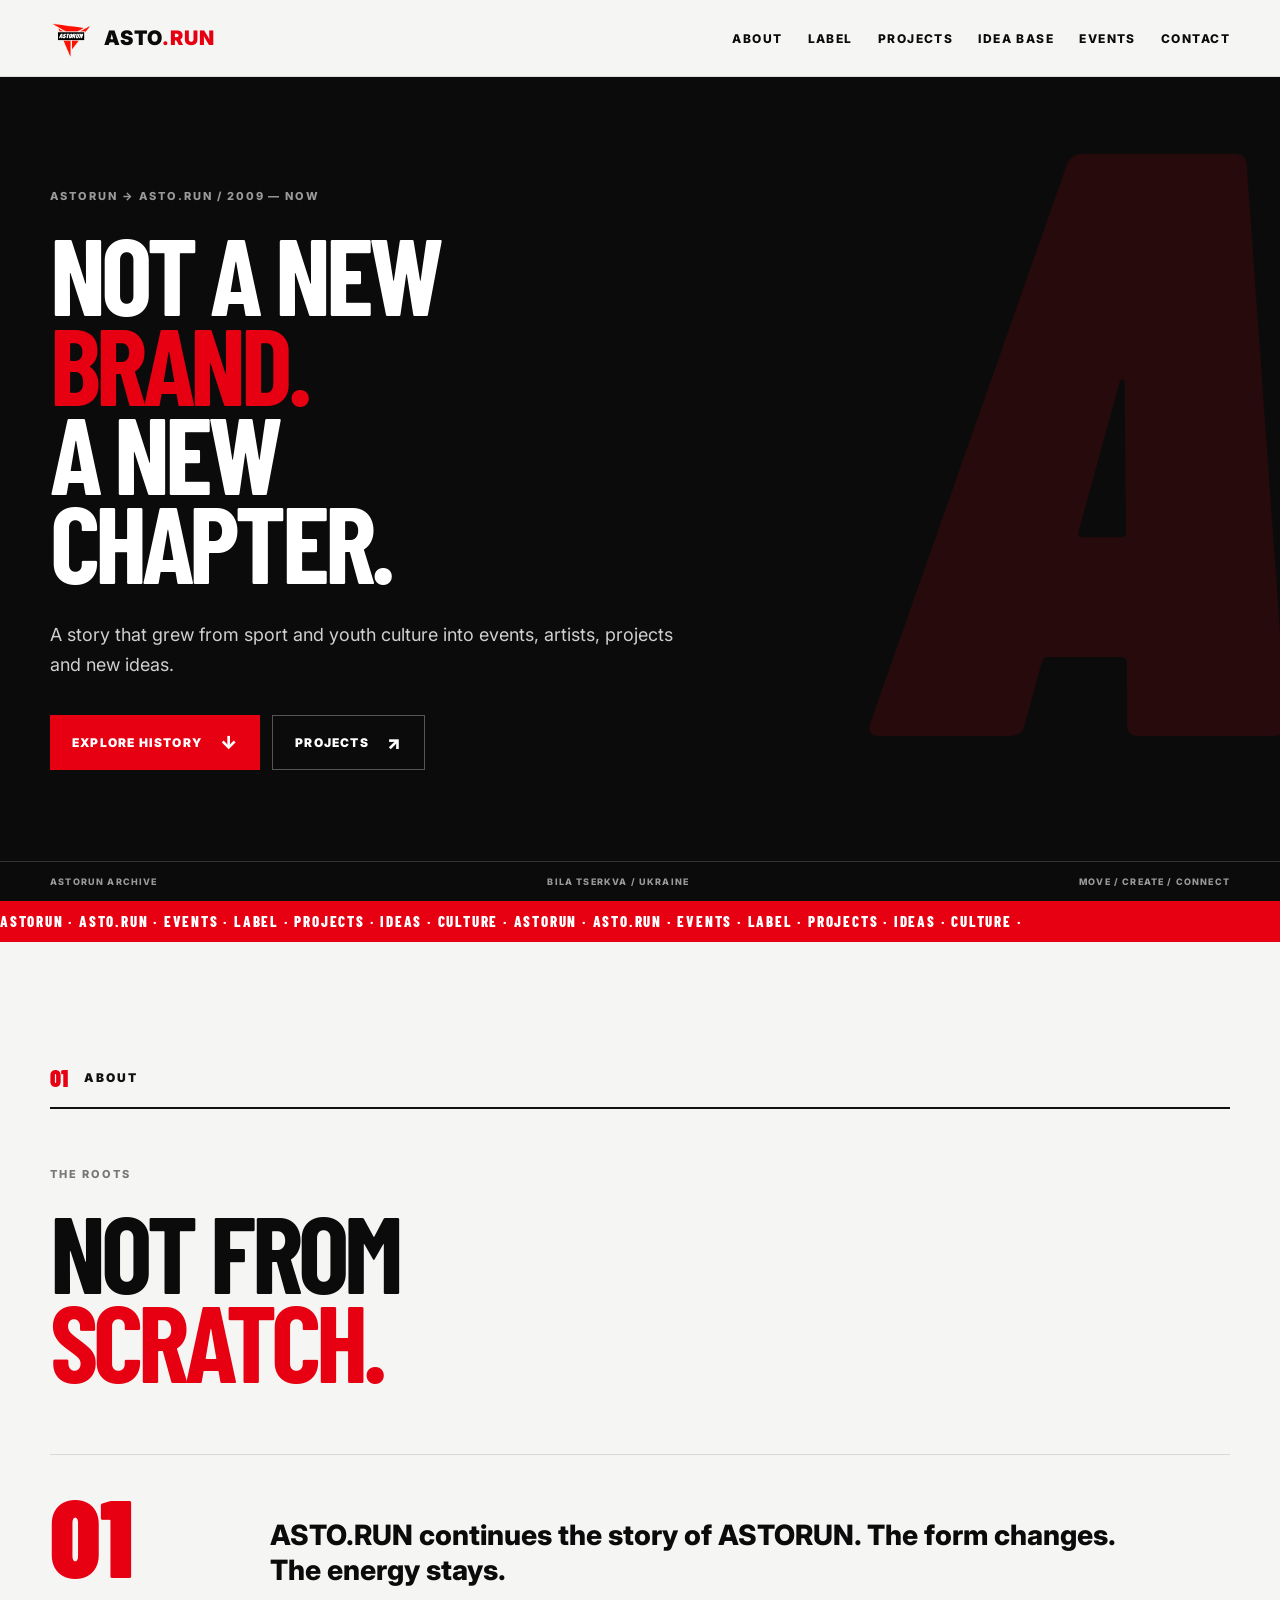
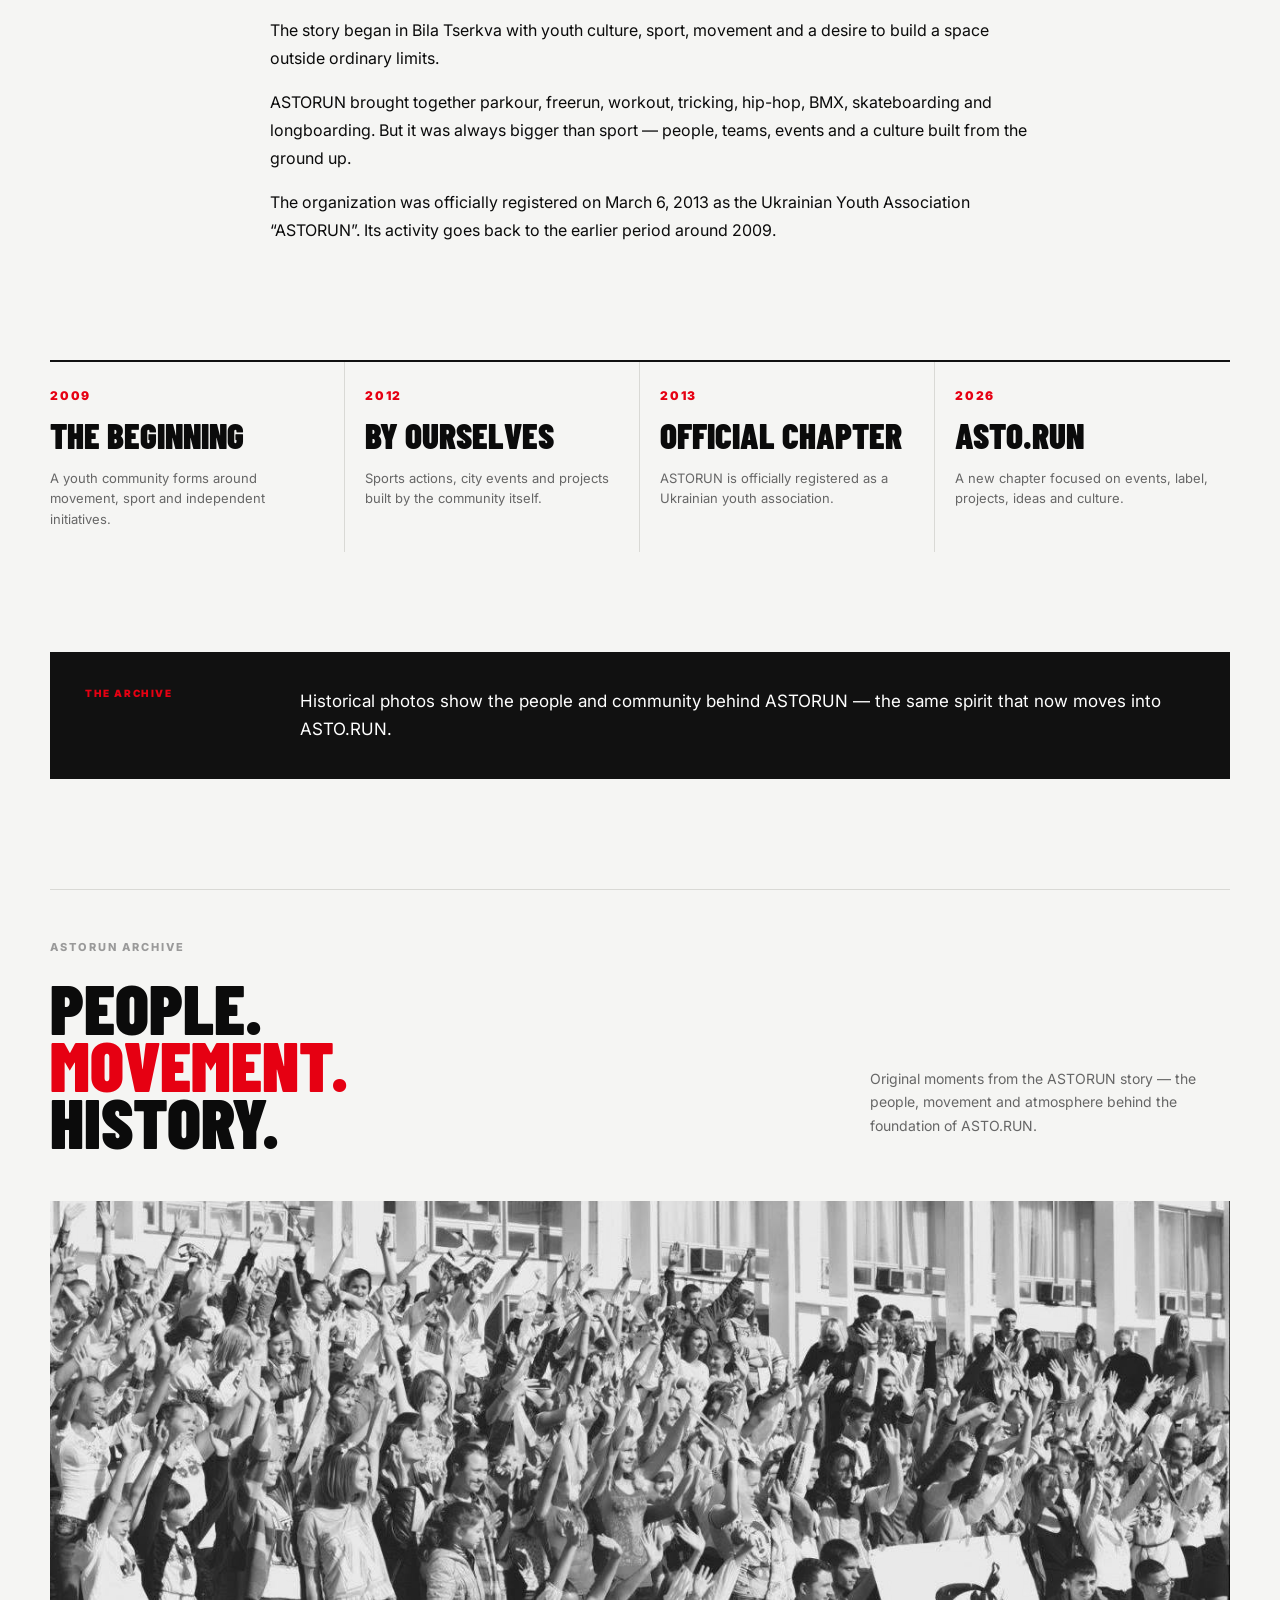
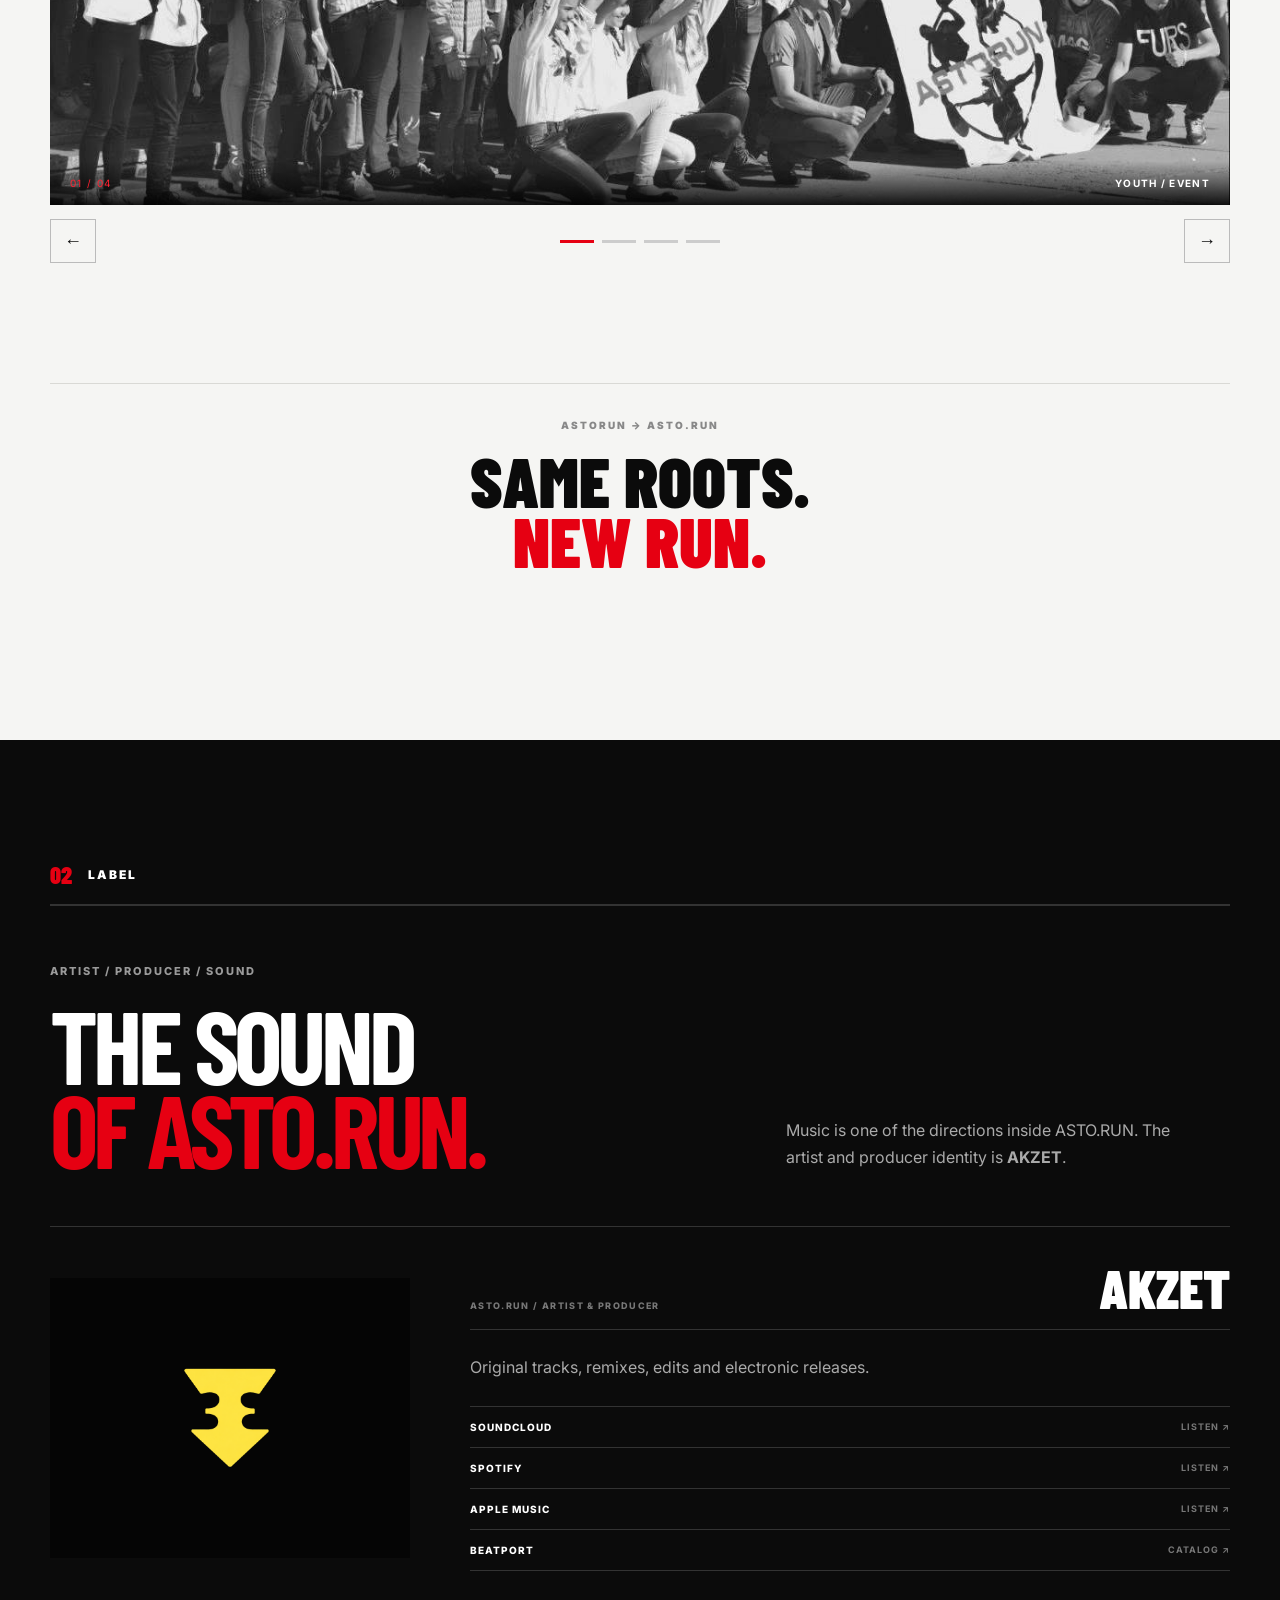
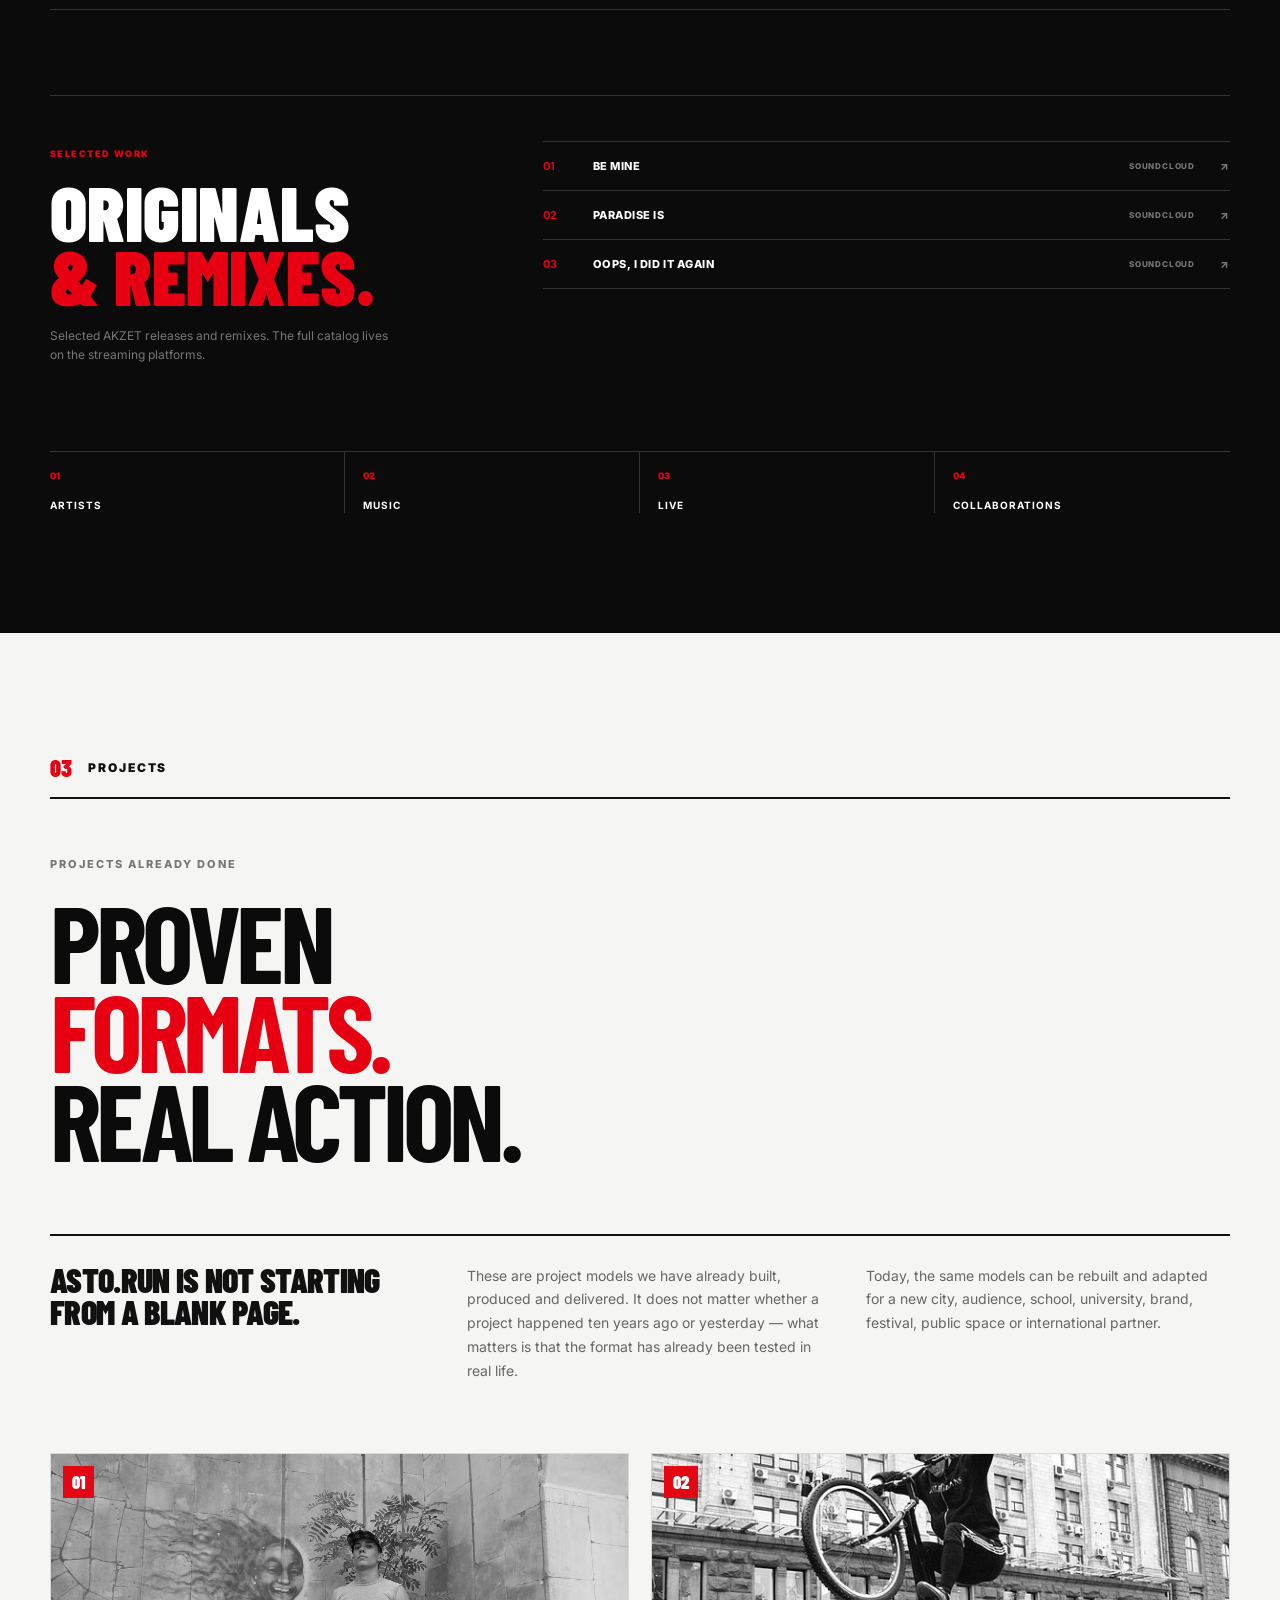
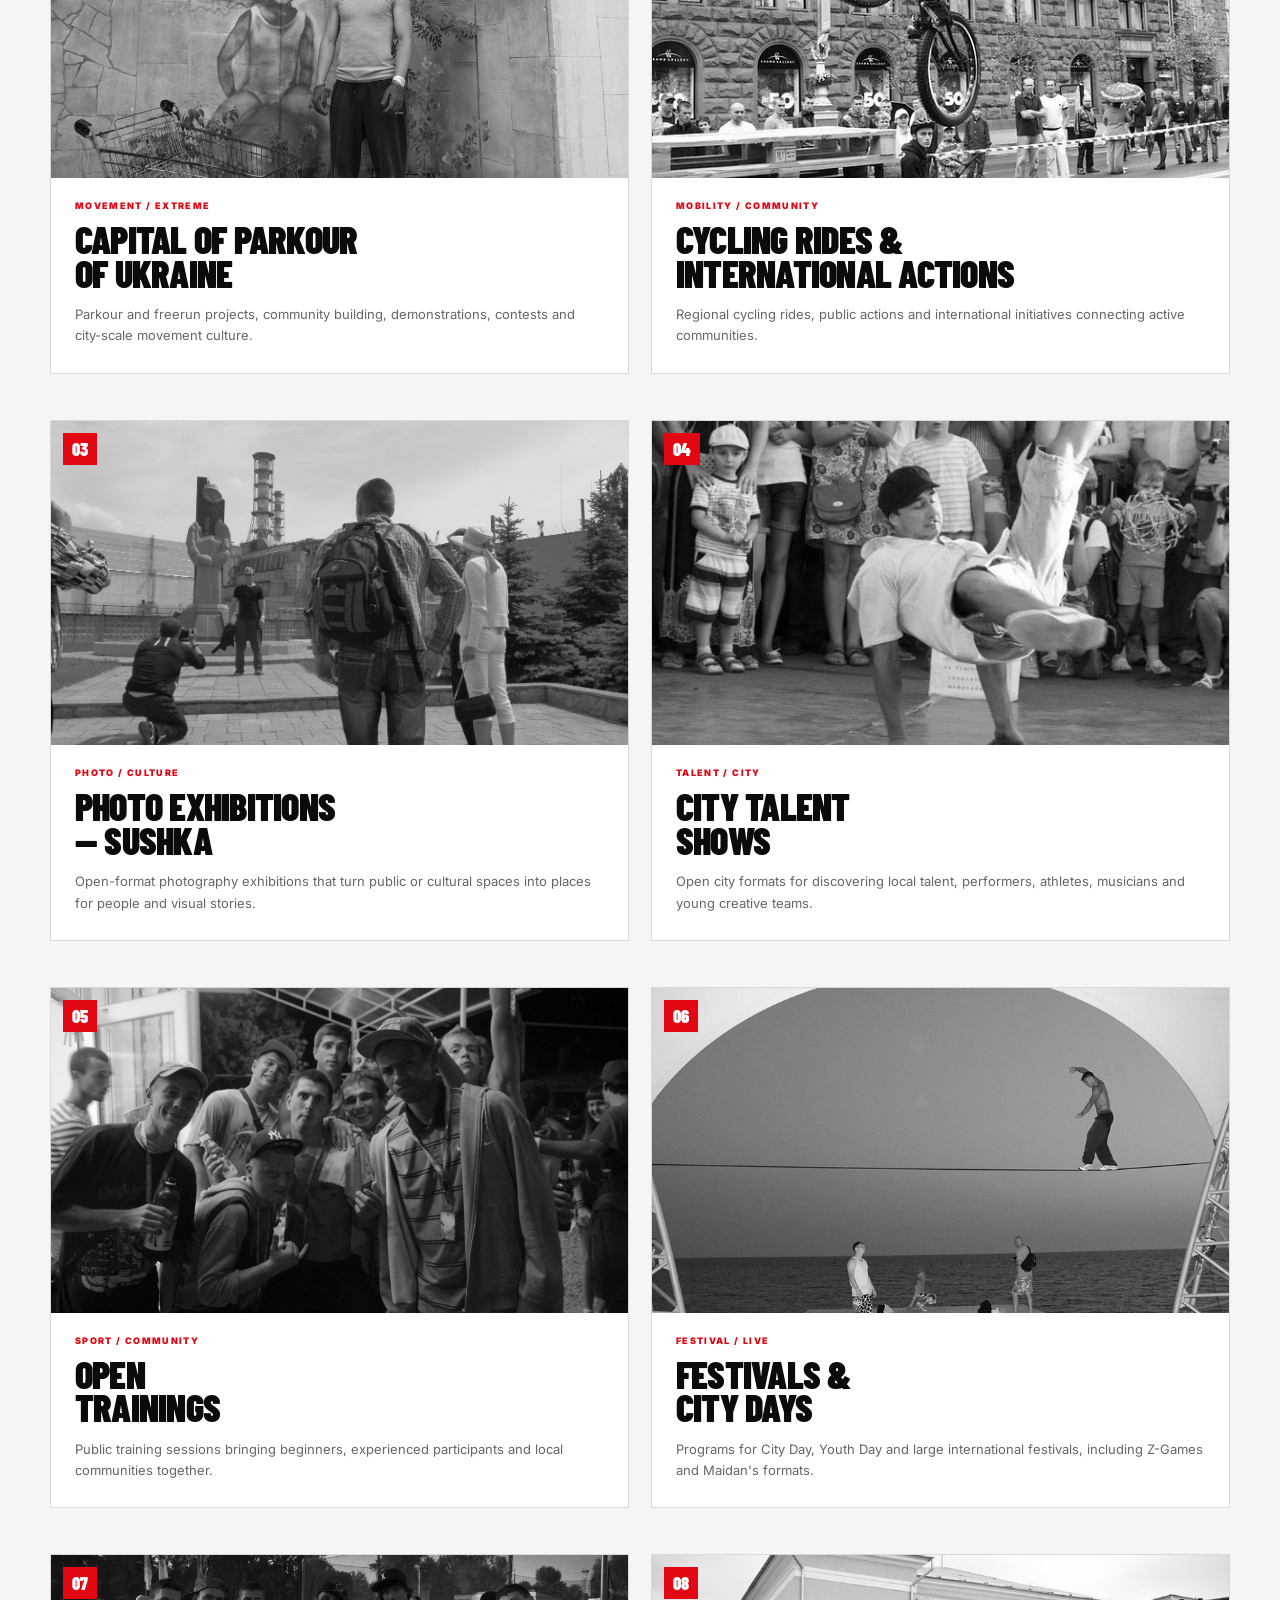
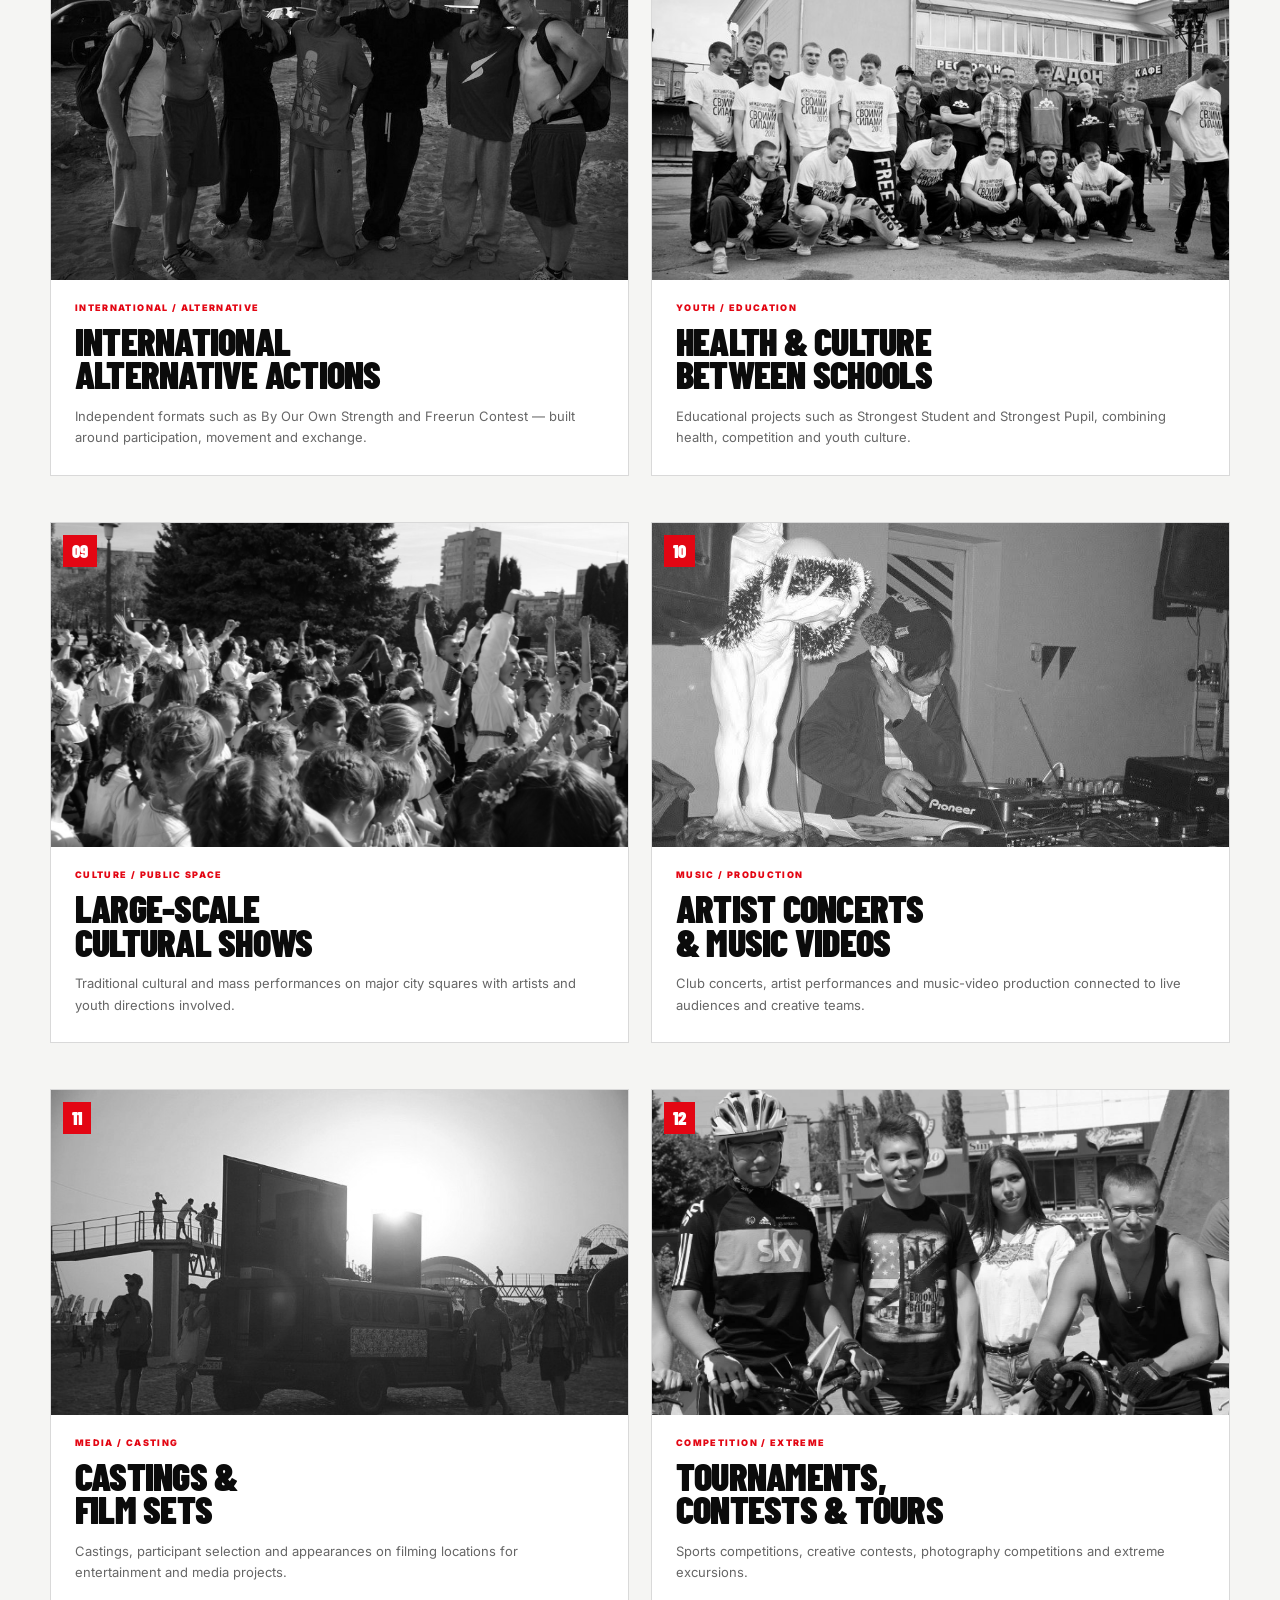
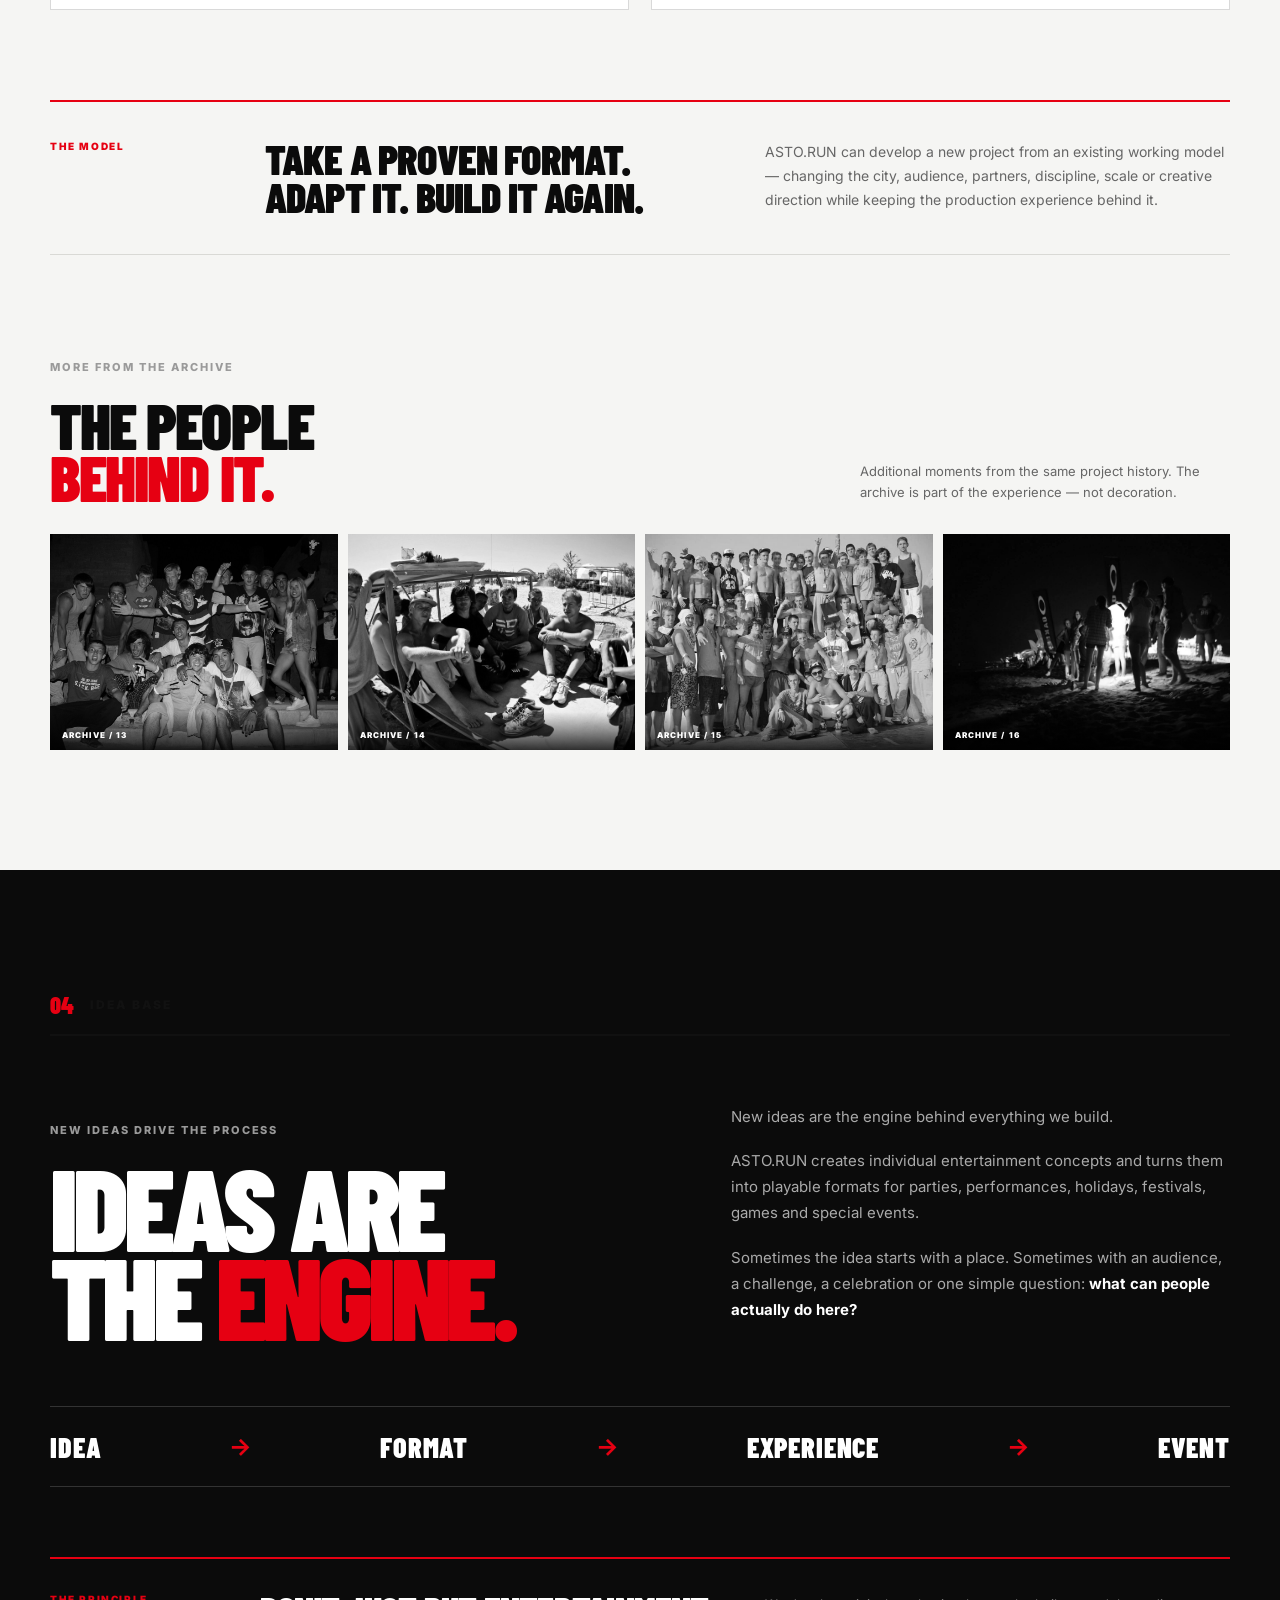
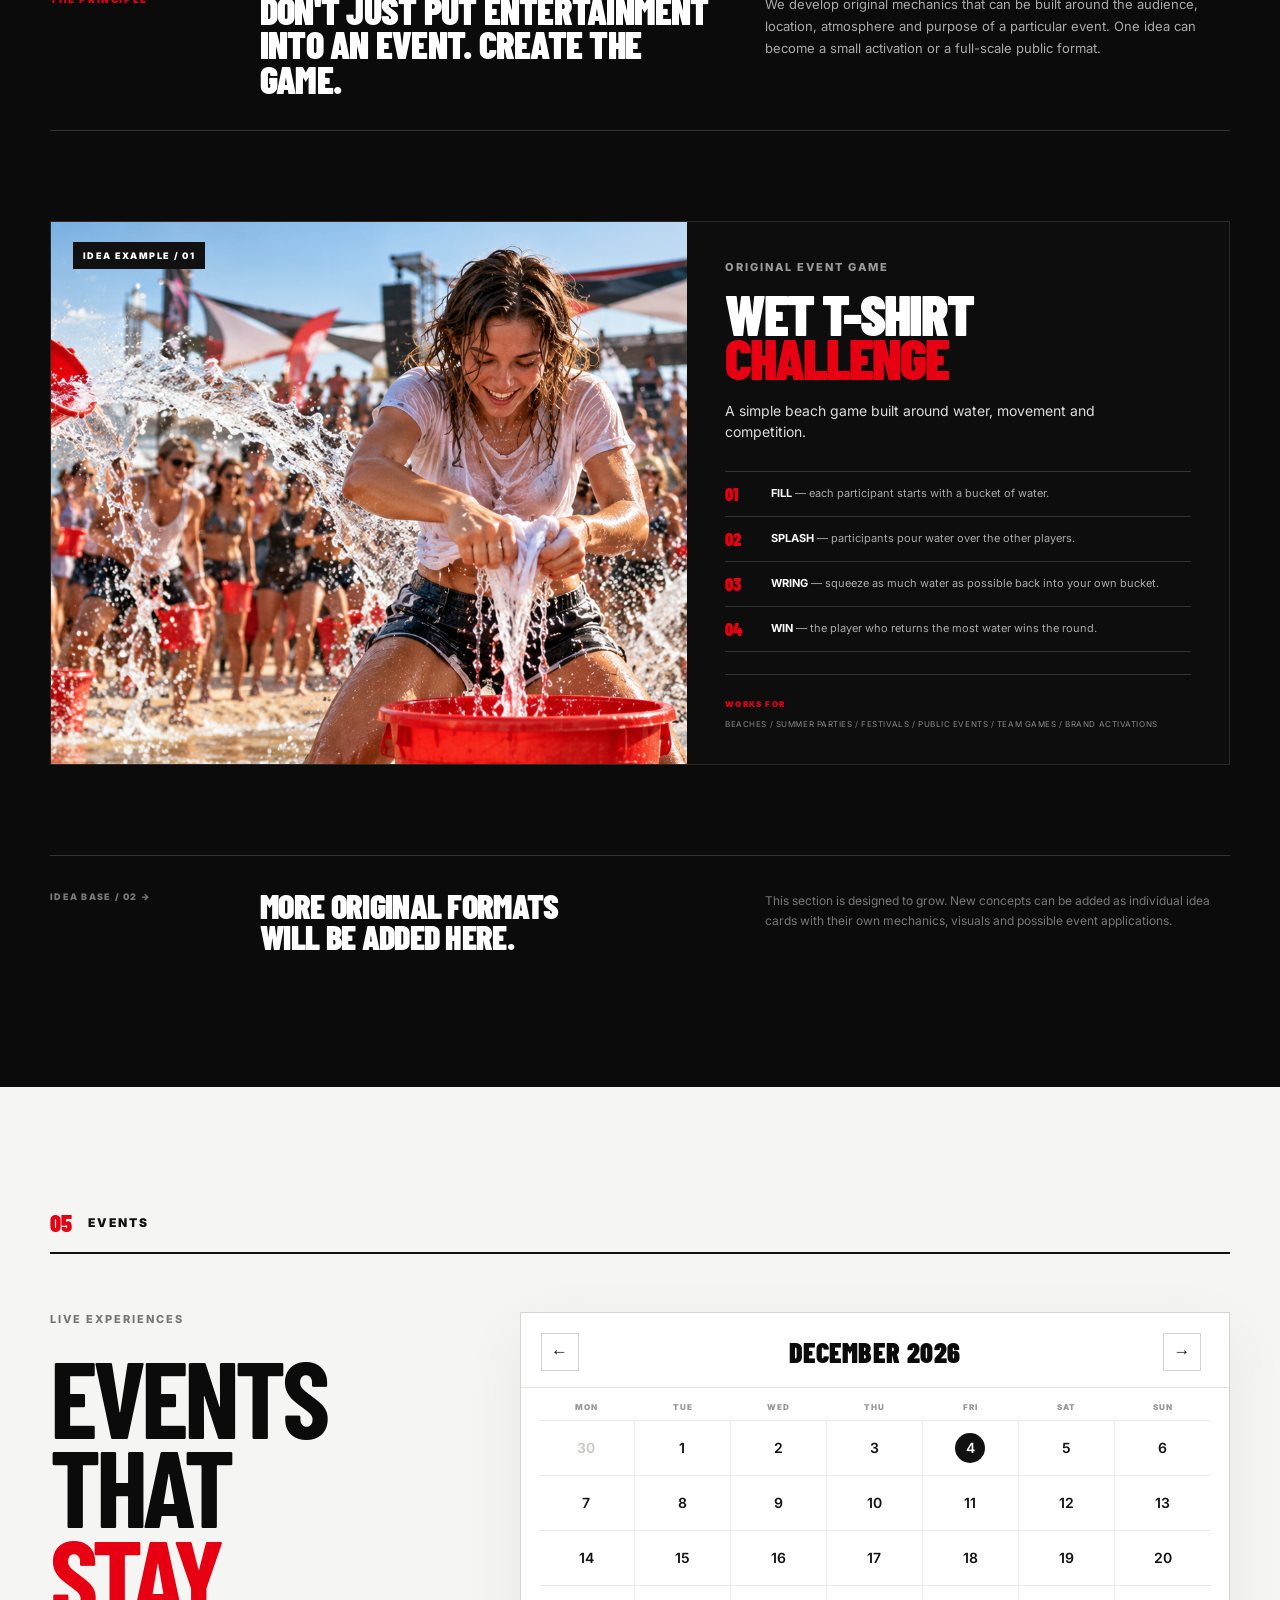
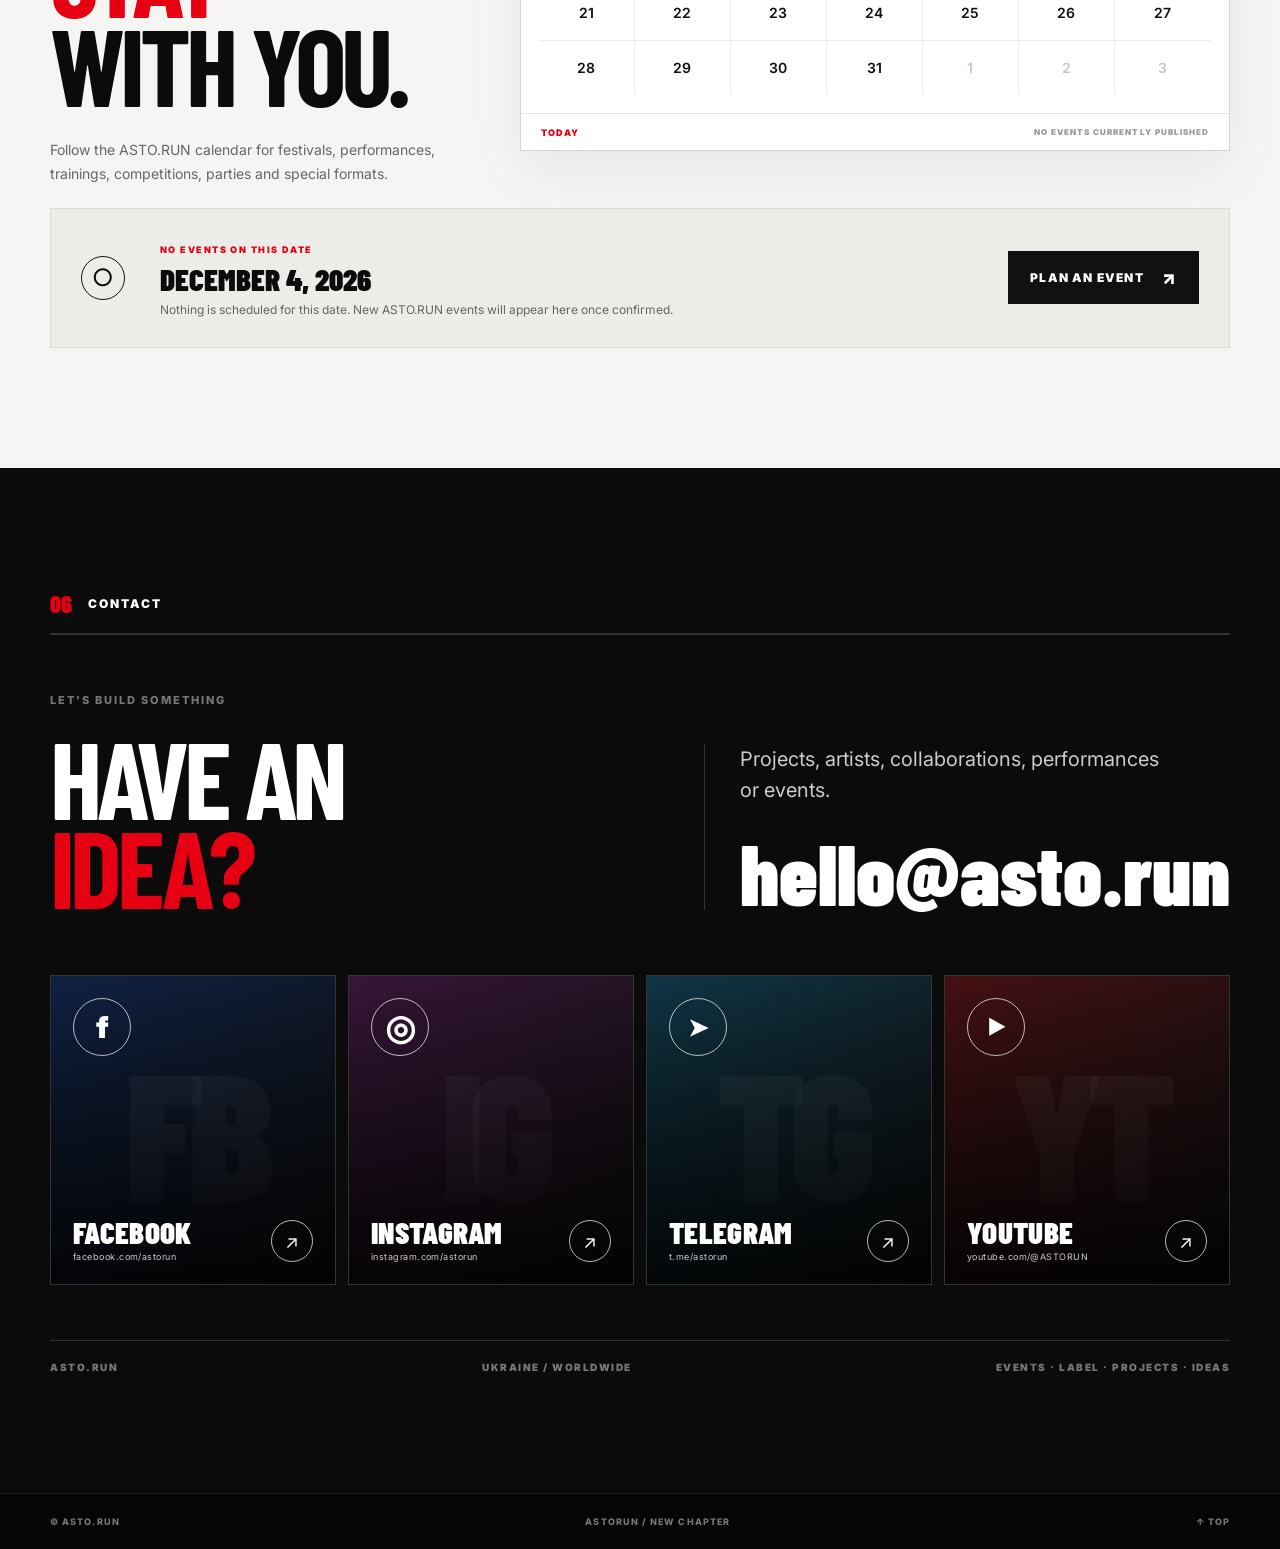
<file: index.html>
<!doctype html>
<html lang="en">
<head>
  <meta charset="utf-8">
  <meta name="viewport" content="width=device-width, initial-scale=1, viewport-fit=cover">
  <meta name="theme-color" content="#0b0b0b">
  <meta name="description" content="ASTO.RUN — a new chapter of ASTORUN: events, label, projects, ideas and culture.">
  <title>ASTO.RUN — NEW CHAPTER</title>
  <link rel="preconnect" href="https://fonts.googleapis.com">
  <link rel="preconnect" href="https://fonts.gstatic.com" crossorigin>
  <link href="https://fonts.googleapis.com/css2?family=Barlow+Condensed:wght@500;600;700;800;900&family=Inter:wght@400;500;600;700;800&display=swap" rel="stylesheet">
  <link rel="stylesheet" href="style.css">
</head>
<body>
<header class="site-header">
  <div class="container nav">
    <a class="brand" href="#top" aria-label="ASTO.RUN">
      <img src="logo.png" alt="ASTORUN">
      <span>ASTO<span class="red">.RUN</span></span>
    </a>
    <button class="menu-toggle" aria-label="Open menu" aria-expanded="false">
      <span></span><span></span><span></span>
    </button>
    <nav class="menu" aria-label="Main navigation">
      <a href="#about">ABOUT</a>
      <a href="#label">LABEL</a>
      <a href="#projects">PROJECTS</a>
      <a href="#ideas">IDEA BASE</a>
      <a href="#events">EVENTS</a>
      <a href="#contact">CONTACT</a>
    </nav>
  </div>
</header>

<main id="top">
  <section class="hero">
    <div class="hero-noise"></div>
    <div class="hero-mark">A</div>
    <div class="container hero-content">
      <p class="eyebrow">ASTORUN → ASTO.RUN / 2009 — NOW</p>
      <h1>NOT A NEW<br><span>BRAND.</span><br>A NEW<br>CHAPTER.</h1>
      <p class="lead">A story that grew from sport and youth culture into events, artists, projects and new ideas.</p>
      <div class="hero-actions">
        <a class="btn" href="#about">EXPLORE HISTORY <span>↓</span></a>
        <a class="btn btn-ghost" href="#projects">PROJECTS <span>↗</span></a>
      </div>
    </div>
    <div class="hero-bottom">
      <div>ASTORUN ARCHIVE</div>
      <div>BILA TSERKVA / UKRAINE</div>
      <div>MOVE / CREATE / CONNECT</div>
    </div>
  </section>

  <div class="ticker" aria-hidden="true">
    <div>ASTORUN · ASTO.RUN · EVENTS · LABEL · PROJECTS · IDEAS · CULTURE · ASTORUN · ASTO.RUN · EVENTS · LABEL · PROJECTS · IDEAS · CULTURE · </div>
  </div>

  <section class="section about" id="about">
    <div class="container">
      <div class="section-kicker"><span>01</span> ABOUT</div>
      <div class="section-head">
        <p class="eyebrow">THE ROOTS</p>
        <h2>NOT FROM<br><span>SCRATCH.</span></h2>
      </div>
      <div class="about-intro">
        <div class="big-number">01</div>
        <div>
          <p class="statement">ASTO.RUN continues the story of ASTORUN. The form changes. The energy stays.</p>
          <p>The story began in Bila Tserkva with youth culture, sport, movement and a desire to build a space outside ordinary limits.</p>
          <p>ASTORUN brought together parkour, freerun, workout, tricking, hip-hop, BMX, skateboarding and longboarding. But it was always bigger than sport — people, teams, events and a culture built from the ground up.</p>
          <p>The organization was officially registered on March 6, 2013 as the Ukrainian Youth Association “ASTORUN”. Its activity goes back to the earlier period around 2009.</p>
        </div>
      </div>

      <div class="timeline">
        <article><span>2009</span><h3>THE BEGINNING</h3><p>A youth community forms around movement, sport and independent initiatives.</p></article>
        <article><span>2012</span><h3>BY OURSELVES</h3><p>Sports actions, city events and projects built by the community itself.</p></article>
        <article><span>2013</span><h3>OFFICIAL CHAPTER</h3><p>ASTORUN is officially registered as a Ukrainian youth association.</p></article>
        <article><span>2026</span><h3>ASTO.RUN</h3><p>A new chapter focused on events, label, projects, ideas and culture.</p></article>
      </div>

      <div class="history-note">
        <span>THE ARCHIVE</span>
        <p>Historical photos show the people and community behind ASTORUN — the same spirit that now moves into ASTO.RUN.</p>
      </div>

      <div class="archive">
        <div class="archive-head">
          <div>
            <p class="eyebrow">ASTORUN ARCHIVE</p>
            <h2>PEOPLE.<br><span>MOVEMENT.</span><br>HISTORY.</h2>
          </div>
          <p class="archive-copy">Original moments from the ASTORUN story — the people, movement and atmosphere behind the foundation of ASTO.RUN.</p>
        </div>

        <div class="media-carousel" aria-label="ASTORUN archive">
          <div class="media-stage">
            <article class="media-slide active">
              <img src="archive-03.jpg" alt="ASTORUN youth event">
              <div class="media-caption"><span>01 / 04</span><b>YOUTH / EVENT</b></div>
            </article>
            <article class="media-slide">
              <img src="archive-01.jpg" alt="ASTORUN team at By Our Own Strength 2012">
              <div class="media-caption"><span>02 / 04</span><b>BY OUR OWN STRENGTH / 2012</b></div>
            </article>
            <article class="media-slide">
              <img src="archive-02.jpg" alt="ASTORUN sports community">
              <div class="media-caption"><span>03 / 04</span><b>SPORT / COMMUNITY</b></div>
            </article>
            <article class="media-slide media-video">
              <iframe src="https://www.youtube.com/embed/rBgD0KBpvC0" title="ASTORUN event archive" loading="lazy" allow="accelerometer; autoplay; clipboard-write; encrypted-media; gyroscope; picture-in-picture; web-share" allowfullscreen></iframe>
              <div class="media-caption"><span>04 / 04</span><b>EVENT VIDEO / UK TEAM IN KYIV</b></div>
            </article>
          </div>

          <div class="media-controls">
            <button class="media-arrow prev" type="button" aria-label="Previous">←</button>
            <div class="media-dots" aria-label="Choose archive item">
              <button class="media-dot active" type="button" aria-label="Photo 1"></button>
              <button class="media-dot" type="button" aria-label="Photo 2"></button>
              <button class="media-dot" type="button" aria-label="Photo 3"></button>
              <button class="media-dot" type="button" aria-label="Video"></button>
            </div>
            <button class="media-arrow next" type="button" aria-label="Next">→</button>
          </div>
        </div>
      </div>

      <div class="transition">
        <div class="transition-line"></div>
        <p>ASTORUN → ASTO.RUN</p>
        <h3>SAME ROOTS.<br><span>NEW RUN.</span></h3>
      </div>
    </div>
  </section>

  <section class="section dark" id="label">
    <div class="container">
      <div class="section-kicker light"><span>02</span> LABEL</div>
      <div class="label-intro">
        <div>
          <p class="eyebrow">ARTIST / PRODUCER / SOUND</p>
          <h2>THE SOUND<br><span>OF ASTO.RUN.</span></h2>
        </div>
        <p class="label-intro-copy">Music is one of the directions inside ASTO.RUN. The artist and producer identity is <strong>AKZET</strong>.</p>
      </div>

      <div class="artist-card">
        <div class="artist-logo-wrap">
          <img src="akzet-logo.png" alt="AKZET">
        </div>
        <div class="artist-copy">
          <div class="artist-topline"><span>ASTO.RUN / ARTIST & PRODUCER</span><strong>AKZET</strong></div>
          <p>Original tracks, remixes, edits and electronic releases.</p>
          <div class="artist-links">
            <a href="https://soundcloud.com/akzet-wav" target="_blank" rel="noopener"><span>SOUNDCLOUD</span><b>LISTEN ↗</b></a>
            <a href="https://open.spotify.com/artist/7fuBaQNDaMv6WTSMoIdqkz" target="_blank" rel="noopener"><span>SPOTIFY</span><b>LISTEN ↗</b></a>
            <a href="https://music.apple.com/za/artist/akzet/1760596281" target="_blank" rel="noopener"><span>APPLE MUSIC</span><b>LISTEN ↗</b></a>
            <a href="https://www.beatport.com/artist/akzet/2281599?srsltid=AU7gw4UWtmkBObAMMVJoAdtvau1uFxDWQJwZ_J8Uz1fhhCaZnxewcopL" target="_blank" rel="noopener"><span>BEATPORT</span><b>CATALOG ↗</b></a>
          </div>
        </div>
      </div>

      <div class="music-showcase">
        <div class="music-title">
          <span>SELECTED WORK</span>
          <h3>ORIGINALS<br><span>& REMIXES.</span></h3>
          <p>Selected AKZET releases and remixes. The full catalog lives on the streaming platforms.</p>
        </div>
        <div class="track-list">
          <a href="https://soundcloud.com/akzet-wav/be-mine?si=a08548c85109440a839548a764a02489&utm_source=clipboard&utm_medium=text&utm_campaign=social_sharing" target="_blank" rel="noopener"><b>01</b><span>BE MINE</span><small>SOUNDCLOUD</small><i>↗</i></a>
          <a href="https://soundcloud.com/akzet-wav/paradise-is?si=a08548c85109440a839548a764a02489&utm_source=clipboard&utm_medium=text&utm_campaign=social_sharing" target="_blank" rel="noopener"><b>02</b><span>PARADISE IS</span><small>SOUNDCLOUD</small><i>↗</i></a>
          <a href="https://soundcloud.com/akzet-wav/oops-i-did-it-again?si=45a3348cddf54573a688fcc446ea76ec&utm_source=clipboard&utm_medium=text&utm_campaign=social_sharing" target="_blank" rel="noopener"><b>03</b><span>OOPS, I DID IT AGAIN</span><small>SOUNDCLOUD</small><i>↗</i></a>
        </div>
      </div>

      <div class="label-scope">
        <div><span>01</span><b>ARTISTS</b></div>
        <div><span>02</span><b>MUSIC</b></div>
        <div><span>03</span><b>LIVE</b></div>
        <div><span>04</span><b>COLLABORATIONS</b></div>
      </div>
    </div>
  </section>

  <section class="section projects-section" id="projects">
    <div class="container">
      <div class="section-kicker"><span>03</span> PROJECTS</div>

      <div class="section-head">
        <p class="eyebrow">PROJECTS ALREADY DONE</p>
        <h2>PROVEN<br><span>FORMATS.</span><br>REAL ACTION.</h2>
      </div>

      <div class="projects-intro">
        <p class="projects-statement">ASTO.RUN is not starting from a blank page.</p>
        <p>These are project models we have already built, produced and delivered. It does not matter whether a project happened ten years ago or yesterday — what matters is that the format has already been tested in real life.</p>
        <p>Today, the same models can be rebuilt and adapted for a new city, audience, school, university, brand, festival, public space or international partner.</p>
      </div>

      <div class="project-cards">
        <article class="project-card">
          <div class="project-card-media"><img src="project-15.jpg" alt="Parkour and freerun project"><span>01</span></div>
          <div class="project-card-copy"><p class="project-type">MOVEMENT / EXTREME</p><h3>CAPITAL OF PARKOUR<br>OF UKRAINE</h3><p>Parkour and freerun projects, community building, demonstrations, contests and city-scale movement culture.</p></div>
        </article>

        <article class="project-card">
          <div class="project-card-media"><img src="project-02.jpg" alt="Cycling action in the city"><span>02</span></div>
          <div class="project-card-copy"><p class="project-type">MOBILITY / COMMUNITY</p><h3>CYCLING RIDES &<br>INTERNATIONAL ACTIONS</h3><p>Regional cycling rides, public actions and international initiatives connecting active communities.</p></div>
        </article>

        <article class="project-card">
          <div class="project-card-media"><img src="project-01.jpg" alt="Photography project and photo exhibition"><span>03</span></div>
          <div class="project-card-copy"><p class="project-type">PHOTO / CULTURE</p><h3>PHOTO EXHIBITIONS<br>— SUSHKA</h3><p>Open-format photography exhibitions that turn public or cultural spaces into places for people and visual stories.</p></div>
        </article>

        <article class="project-card">
          <div class="project-card-media"><img src="project-16.jpg" alt="Public talent and performance event"><span>04</span></div>
          <div class="project-card-copy"><p class="project-type">TALENT / CITY</p><h3>CITY TALENT<br>SHOWS</h3><p>Open city formats for discovering local talent, performers, athletes, musicians and young creative teams.</p></div>
        </article>

        <article class="project-card">
          <div class="project-card-media"><img src="project-12.jpg" alt="Open community training project"><span>05</span></div>
          <div class="project-card-copy"><p class="project-type">SPORT / COMMUNITY</p><h3>OPEN<br>TRAININGS</h3><p>Public training sessions bringing beginners, experienced participants and local communities together.</p></div>
        </article>

        <article class="project-card">
          <div class="project-card-media"><img src="project-04.jpg" alt="Extreme festival performance"><span>06</span></div>
          <div class="project-card-copy"><p class="project-type">FESTIVAL / LIVE</p><h3>FESTIVALS &<br>CITY DAYS</h3><p>Programs for City Day, Youth Day and large international festivals, including Z-Games and Maidan's formats.</p></div>
        </article>

        <article class="project-card">
          <div class="project-card-media"><img src="project-07.jpg" alt="International alternative youth action"><span>07</span></div>
          <div class="project-card-copy"><p class="project-type">INTERNATIONAL / ALTERNATIVE</p><h3>INTERNATIONAL<br>ALTERNATIVE ACTIONS</h3><p>Independent formats such as By Our Own Strength and Freerun Contest — built around participation, movement and exchange.</p></div>
        </article>

        <article class="project-card">
          <div class="project-card-media"><img src="project-10.jpg" alt="Youth project with participants"><span>08</span></div>
          <div class="project-card-copy"><p class="project-type">YOUTH / EDUCATION</p><h3>HEALTH & CULTURE<br>BETWEEN SCHOOLS</h3><p>Educational projects such as Strongest Student and Strongest Pupil, combining health, competition and youth culture.</p></div>
        </article>

        <article class="project-card">
          <div class="project-card-media"><img src="project-09.jpg" alt="Large public cultural event"><span>09</span></div>
          <div class="project-card-copy"><p class="project-type">CULTURE / PUBLIC SPACE</p><h3>LARGE-SCALE<br>CULTURAL SHOWS</h3><p>Traditional cultural and mass performances on major city squares with artists and youth directions involved.</p></div>
        </article>

        <article class="project-card">
          <div class="project-card-media"><img src="project-13.jpg" alt="DJ and music event"><span>10</span></div>
          <div class="project-card-copy"><p class="project-type">MUSIC / PRODUCTION</p><h3>ARTIST CONCERTS<br>& MUSIC VIDEOS</h3><p>Club concerts, artist performances and music-video production connected to live audiences and creative teams.</p></div>
        </article>

        <article class="project-card">
          <div class="project-card-media"><img src="project-03.jpg" alt="Event production and filming environment"><span>11</span></div>
          <div class="project-card-copy"><p class="project-type">MEDIA / CASTING</p><h3>CASTINGS &<br>FILM SETS</h3><p>Castings, participant selection and appearances on filming locations for entertainment and media projects.</p></div>
        </article>

        <article class="project-card">
          <div class="project-card-media"><img src="project-14.jpg" alt="Cycling and active competition project"><span>12</span></div>
          <div class="project-card-copy"><p class="project-type">COMPETITION / EXTREME</p><h3>TOURNAMENTS,<br>CONTESTS & TOURS</h3><p>Sports competitions, creative contests, photography competitions and extreme excursions.</p></div>
        </article>
      </div>

      <div class="projects-model-note">
        <span>THE MODEL</span>
        <strong>TAKE A PROVEN FORMAT.<br>ADAPT IT. BUILD IT AGAIN.</strong>
        <p>ASTO.RUN can develop a new project from an existing working model — changing the city, audience, partners, discipline, scale or creative direction while keeping the production experience behind it.</p>
      </div>

      <div class="project-archive-more">
        <div class="project-gallery-head">
          <div>
            <p class="eyebrow">MORE FROM THE ARCHIVE</p>
            <h3>THE PEOPLE<br><span>BEHIND IT.</span></h3>
          </div>
          <p>Additional moments from the same project history. The archive is part of the experience — not decoration.</p>
        </div>
        <div class="project-mini-gallery">
          <figure><img src="project-05.jpg" alt="ASTORUN project archive"><figcaption>ARCHIVE / 13</figcaption></figure>
          <figure><img src="project-06.jpg" alt="ASTORUN project archive"><figcaption>ARCHIVE / 14</figcaption></figure>
          <figure><img src="project-08.jpg" alt="ASTORUN project archive"><figcaption>ARCHIVE / 15</figcaption></figure>
          <figure><img src="project-11.jpg" alt="ASTORUN project archive"><figcaption>ARCHIVE / 16</figcaption></figure>
        </div>
      </div>
    </div>
  </section>

    <section class="section dark ideas" id="ideas">
    <div class="container">
      <div class="section-kicker"><span>04</span> IDEA BASE</div>

      <div class="idea-hero">
        <div>
          <p class="eyebrow">NEW IDEAS DRIVE THE PROCESS</p>
          <h2>IDEAS ARE<br>THE <span>ENGINE.</span></h2>
        </div>
        <div class="idea-lead">
          <p>New ideas are the engine behind everything we build.</p>
          <p>ASTO.RUN creates individual entertainment concepts and turns them into playable formats for parties, performances, holidays, festivals, games and special events.</p>
          <p>Sometimes the idea starts with a place. Sometimes with an audience, a challenge, a celebration or one simple question: <strong>what can people actually do here?</strong></p>
        </div>
      </div>

      <div class="idea-flow">
        <span>IDEA</span><b>→</b><span>FORMAT</span><b>→</b><span>EXPERIENCE</span><b>→</b><span>EVENT</span>
      </div>

      <div class="idea-note">
        <span>THE PRINCIPLE</span>
        <strong>DON'T JUST PUT ENTERTAINMENT<br>INTO AN EVENT. CREATE THE GAME.</strong>
        <p>We develop original mechanics that can be built around the audience, location, atmosphere and purpose of a particular event. One idea can become a small activation or a full-scale public format.</p>
      </div>

      <article class="idea-feature">
        <div class="idea-feature-media">
          <img src="idea-wet-tshirt.png" alt="Beach water game with participants pouring water and wringing wet shirts into buckets">
          <div class="idea-feature-media-label">IDEA EXAMPLE / 01</div>
        </div>

        <div class="idea-feature-copy">
          <p class="eyebrow">ORIGINAL EVENT GAME</p>
          <h3>WET T-SHIRT<br><span>CHALLENGE</span></h3>
          <p class="idea-feature-intro">A simple beach game built around water, movement and competition.</p>

          <div class="idea-rules">
            <div><span>01</span><p><b>FILL</b> — each participant starts with a bucket of water.</p></div>
            <div><span>02</span><p><b>SPLASH</b> — participants pour water over the other players.</p></div>
            <div><span>03</span><p><b>WRING</b> — squeeze as much water as possible back into your own bucket.</p></div>
            <div><span>04</span><p><b>WIN</b> — the player who returns the most water wins the round.</p></div>
          </div>

          <div class="idea-uses">
            <span>WORKS FOR</span>
            <p>BEACHES / SUMMER PARTIES / FESTIVALS / PUBLIC EVENTS / TEAM GAMES / BRAND ACTIVATIONS</p>
          </div>
        </div>
      </article>

      <div class="idea-add">
        <span>IDEA BASE / 02 →</span>
        <strong>MORE ORIGINAL FORMATS<br>WILL BE ADDED HERE.</strong>
        <p>This section is designed to grow. New concepts can be added as individual idea cards with their own mechanics, visuals and possible event applications.</p>
      </div>
    </div>
  </section>

<section class="section events" id="events">
    <div class="container">
      <div class="section-kicker"><span>05</span> EVENTS</div>
      <div class="events-intro">
        <div class="section-head events-head">
          <p class="eyebrow">LIVE EXPERIENCES</p>
          <h2>EVENTS THAT<br><span>STAY</span><br>WITH YOU.</h2>
          <p class="events-copy">Follow the ASTO.RUN calendar for festivals, performances, trainings, competitions, parties and special formats.</p>
        </div>
        <div class="calendar-wrap" aria-label="ASTO.RUN event calendar">
          <div class="calendar-card">
            <div class="calendar-top">
              <button class="calendar-nav" id="calendar-prev" type="button" aria-label="Previous month">←</button>
              <div class="calendar-month" id="calendar-month">OCTOBER 2026</div>
              <button class="calendar-nav" id="calendar-next" type="button" aria-label="Next month">→</button>
            </div>
            <div class="calendar-weekdays" aria-hidden="true">
              <span>MON</span><span>TUE</span><span>WED</span><span>THU</span><span>FRI</span><span>SAT</span><span>SUN</span>
            </div>
            <div class="calendar-grid" id="calendar-grid"></div>
            <div class="calendar-footer">
              <button class="calendar-today" id="calendar-today" type="button">TODAY</button>
              <span>NO EVENTS CURRENTLY PUBLISHED</span>
            </div>
          </div>
        </div>
      </div>

      <div class="event-status-card" id="calendar-status" aria-live="polite">
        <div class="event-status-icon" aria-hidden="true">○</div>
        <div>
          <span class="status">NO UPCOMING EVENTS</span>
          <h3>NOTHING SCHEDULED YET.</h3>
          <p>At the moment there are no planned ASTO.RUN events. New dates will appear in this calendar as soon as they are confirmed.</p>
        </div>
        <a class="btn" href="#contact">PLAN AN EVENT <span>↗</span></a>
      </div>
    </div>
  </section>

  <section class="section contact dark" id="contact">
    <div class="container">
      <div class="section-kicker light"><span>06</span> CONTACT</div>
      <div class="contact-head">
        <div class="section-head">
          <p class="eyebrow">LET'S BUILD SOMETHING</p>
          <h2>HAVE AN<br><span>IDEA?</span></h2>
        </div>
        <div class="contact-copy">
          <p>Projects, artists, collaborations, performances or events.</p>
          <a class="contact-email" href="mailto:hello@asto.run">hello@asto.run</a>
        </div>
      </div>

      <div class="social-grid" aria-label="ASTO.RUN social links">
        <a class="social-card social-facebook" href="https://www.facebook.com/astorun" target="_blank" rel="noopener" aria-label="ASTORUN on Facebook">
          <span class="social-bg">FB</span>
          <span class="social-icon social-icon-fb">f</span>
          <span class="social-card-bottom"><strong>FACEBOOK</strong><small>facebook.com/astorun</small><b>↗</b></span>
        </a>
        <a class="social-card social-instagram" href="https://www.instagram.com/astorun/" target="_blank" rel="noopener" aria-label="ASTORUN on Instagram">
          <span class="social-bg">IG</span>
          <span class="social-icon social-icon-ig">◎</span>
          <span class="social-card-bottom"><strong>INSTAGRAM</strong><small>instagram.com/astorun</small><b>↗</b></span>
        </a>
        <a class="social-card social-telegram" href="https://t.me/astorun" target="_blank" rel="noopener" aria-label="ASTORUN on Telegram">
          <span class="social-bg">TG</span>
          <span class="social-icon social-icon-tg">➤</span>
          <span class="social-card-bottom"><strong>TELEGRAM</strong><small>t.me/astorun</small><b>↗</b></span>
        </a>
        <a class="social-card social-youtube" href="https://www.youtube.com/@ASTORUN" target="_blank" rel="noopener" aria-label="ASTORUN on YouTube">
          <span class="social-bg">YT</span>
          <span class="social-icon social-icon-yt">▶</span>
          <span class="social-card-bottom"><strong>YOUTUBE</strong><small>youtube.com/@ASTORUN</small><b>↗</b></span>
        </a>
      </div>

      <div class="contact-meta contact-meta-wide">
        <span>ASTO.RUN</span>
        <span>UKRAINE / WORLDWIDE</span>
        <span>EVENTS · LABEL · PROJECTS · IDEAS</span>
      </div>
    </div>
  </section>

</main>

<footer>
  <div class="container footer-inner">
    <span>© ASTO.RUN</span>
    <span>ASTORUN / NEW CHAPTER</span>
    <a href="#top">↑ TOP</a>
  </div>
</footer>

<script>
  (() => {
    const toggle = document.querySelector('.menu-toggle');
    const menu = document.querySelector('.menu');

    if (toggle && menu) {
      toggle.addEventListener('click', () => {
        const open = toggle.getAttribute('aria-expanded') === 'true';
        toggle.setAttribute('aria-expanded', String(!open));
        menu.classList.toggle('open', !open);
      });

      menu.querySelectorAll('a').forEach(link => {
        link.addEventListener('click', () => {
          toggle.setAttribute('aria-expanded', 'false');
          menu.classList.remove('open');
        });
      });
    }

    const slides = Array.from(document.querySelectorAll('.media-slide'));
    const dots = Array.from(document.querySelectorAll('.media-dot'));
    const prev = document.querySelector('.media-arrow.prev');
    const next = document.querySelector('.media-arrow.next');
    let currentSlide = 0;

    if (!slides.length || !prev || !next) return;

    function showSlide(index) {
      currentSlide = (index + slides.length) % slides.length;
      slides.forEach((slide, i) => {
        slide.classList.toggle('active', i === currentSlide);
      });
      dots.forEach((dot, i) => {
        dot.classList.toggle('active', i === currentSlide);
        dot.setAttribute('aria-current', i === currentSlide ? 'true' : 'false');
      });
    }

    prev.addEventListener('click', () => showSlide(currentSlide - 1));
    next.addEventListener('click', () => showSlide(currentSlide + 1));
    dots.forEach((dot, i) => {
      dot.addEventListener('click', () => showSlide(i));
    });

    document.addEventListener('keydown', event => {
      if (event.key === 'ArrowLeft') showSlide(currentSlide - 1);
      if (event.key === 'ArrowRight') showSlide(currentSlide + 1);
    });

    showSlide(0);

    // Interactive event calendar — ready for future event dates.
    const calendarGrid = document.getElementById('calendar-grid');
    const calendarMonth = document.getElementById('calendar-month');
    const calendarStatus = document.getElementById('calendar-status');
    const calendarPrev = document.getElementById('calendar-prev');
    const calendarNext = document.getElementById('calendar-next');
    const calendarToday = document.getElementById('calendar-today');

    if (calendarGrid && calendarMonth) {
      const today = new Date();
      let calendarDate = new Date(today.getFullYear(), today.getMonth(), 1);
      const events = {};

      const pad = n => String(n).padStart(2, '0');
      const keyFor = date => `${date.getFullYear()}-${pad(date.getMonth()+1)}-${pad(date.getDate())}`;
      const monthLabel = new Intl.DateTimeFormat('en-US', { month: 'long', year: 'numeric' });

      function renderCalendar() {
        const year = calendarDate.getFullYear();
        const month = calendarDate.getMonth();
        calendarMonth.textContent = monthLabel.format(calendarDate).toUpperCase();
        calendarGrid.innerHTML = '';

        const firstDay = new Date(year, month, 1);
        const offset = (firstDay.getDay() + 6) % 7;
        const daysInMonth = new Date(year, month + 1, 0).getDate();
        const prevDays = new Date(year, month, 0).getDate();
        const totalCells = Math.ceil((offset + daysInMonth) / 7) * 7;

        for (let i = 0; i < totalCells; i++) {
          const dayNumber = i - offset + 1;
          const cell = document.createElement('button');
          cell.type = 'button';
          cell.className = 'calendar-day';

          let date;
          if (dayNumber < 1) {
            const d = prevDays + dayNumber;
            date = new Date(year, month - 1, d);
            cell.classList.add('is-outside');
            cell.innerHTML = `<span>${d}</span>`;
          } else if (dayNumber > daysInMonth) {
            const d = dayNumber - daysInMonth;
            date = new Date(year, month + 1, d);
            cell.classList.add('is-outside');
            cell.innerHTML = `<span>${d}</span>`;
          } else {
            date = new Date(year, month, dayNumber);
            const key = keyFor(date);
            const hasEvent = Boolean(events[key]);
            cell.innerHTML = `<span>${dayNumber}</span>${hasEvent ? '<i aria-hidden="true"></i>' : ''}`;
            if (hasEvent) cell.classList.add('has-event');
            if (key === keyFor(today)) cell.classList.add('is-today');
            cell.addEventListener('click', () => selectDate(date, hasEvent));
          }

          cell.setAttribute('aria-label', monthLabel.format(date) + ' ' + date.getDate());
          calendarGrid.appendChild(cell);
        }
      }

      function selectDate(date, hasEvent) {
        if (!calendarStatus) return;
        const formatted = new Intl.DateTimeFormat('en-US', { month: 'long', day: 'numeric', year: 'numeric' }).format(date);
        if (hasEvent) {
          calendarStatus.classList.add('has-selection');
          calendarStatus.querySelector('.status').textContent = 'EVENT SELECTED';
          calendarStatus.querySelector('h3').textContent = events[keyFor(date)].title;
          calendarStatus.querySelector('p').textContent = events[keyFor(date)].description;
        } else {
          calendarStatus.classList.remove('has-selection');
          calendarStatus.querySelector('.status').textContent = 'NO EVENTS ON THIS DATE';
          calendarStatus.querySelector('h3').textContent = formatted.toUpperCase();
          calendarStatus.querySelector('p').textContent = 'Nothing is scheduled for this date. New ASTO.RUN events will appear here once confirmed.';
        }
      }

      calendarPrev?.addEventListener('click', () => {
        calendarDate = new Date(calendarDate.getFullYear(), calendarDate.getMonth() - 1, 1);
        renderCalendar();
      });
      calendarNext?.addEventListener('click', () => {
        calendarDate = new Date(calendarDate.getFullYear(), calendarDate.getMonth() + 1, 1);
        renderCalendar();
      });
      calendarToday?.addEventListener('click', () => {
        calendarDate = new Date(today.getFullYear(), today.getMonth(), 1);
        renderCalendar();
        selectDate(today, Boolean(events[keyFor(today)]));
      });

      renderCalendar();
      selectDate(today, false);
    }
  })();
</script>

</body>
</html>
</file>
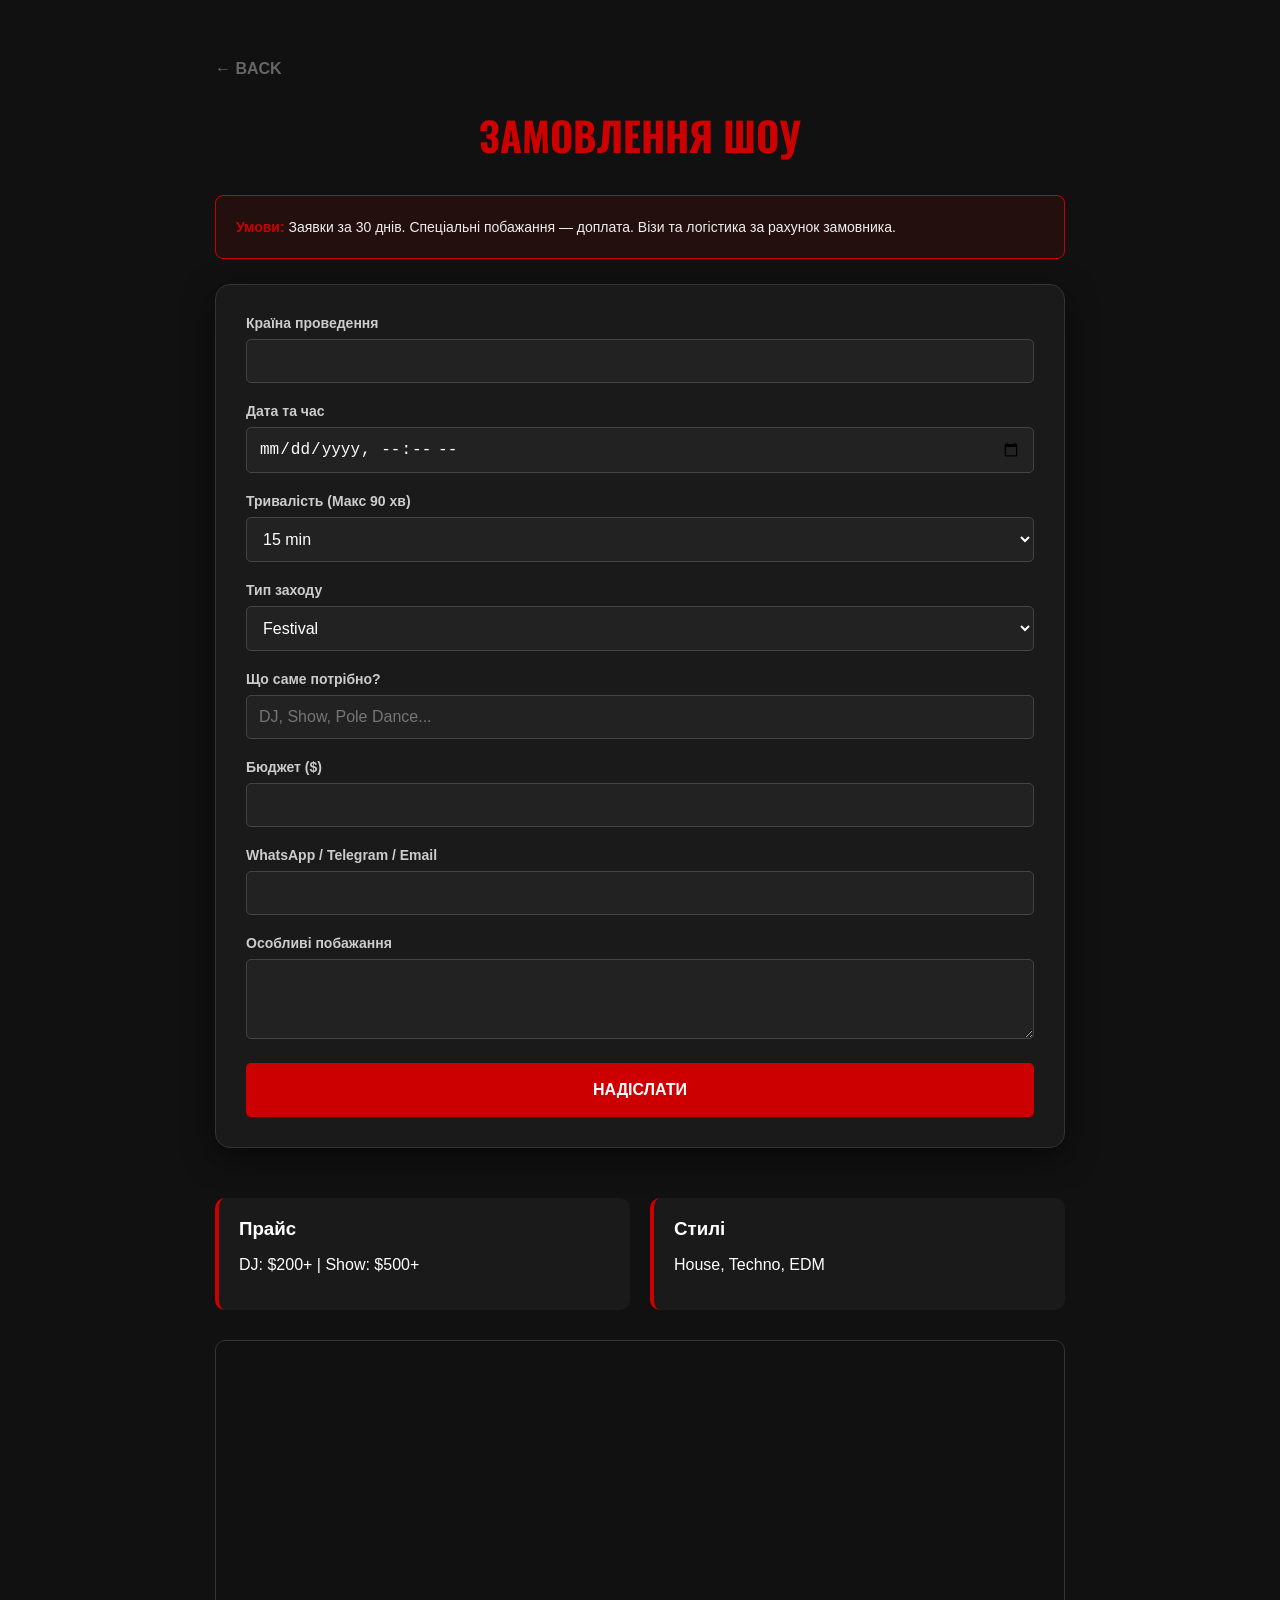
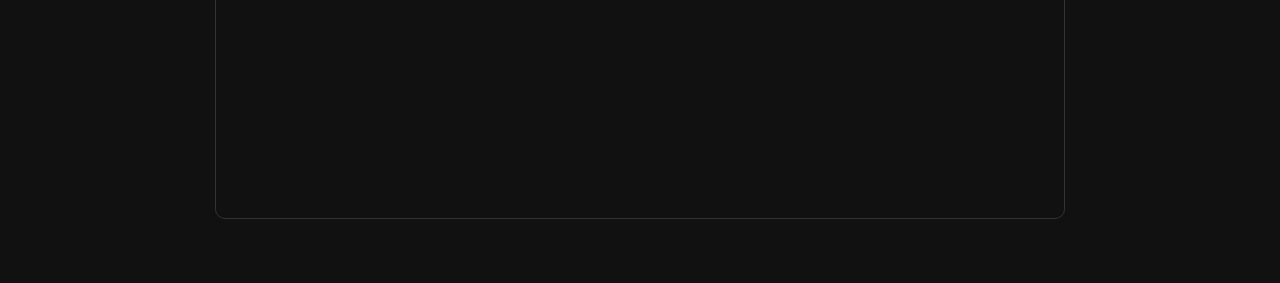
<file: booking.html>
<!DOCTYPE html>
<html lang="uk">
<head>
    <meta charset="UTF-8">
    <meta name="viewport" content="width=device-width, initial-scale=1.0">
    <title>Booking | ASTORUN.LIVE</title>
    <link href="https://fonts.googleapis.com/css2?family=Oswald:wght@400;600&display=swap" rel="stylesheet">
    <style>
        body { margin:0; font-family: Arial, sans-serif; background:#111; color:#fff; scroll-behavior: smooth; }
        .container { max-width: 850px; margin: 0 auto; padding: 60px 20px; }
        h1 { font-family: 'Oswald', sans-serif; color: #c00; text-transform: uppercase; text-align: center; font-size: 2.5em; margin-bottom: 30px; }
        .booking-card { background: #1a1a1a; padding: 30px; border-radius: 15px; border: 1px solid #333; box-shadow: 0 10px 30px rgba(0,0,0,0.5); }
        .form-group { margin-bottom: 20px; }
        label { display: block; margin-bottom: 8px; font-weight: bold; color: #ccc; font-size: 14px; }
        input, select, textarea { width: 100%; padding: 12px; background: #222; border: 1px solid #444; color: #fff; border-radius: 5px; box-sizing: border-box; font-size: 16px; transition: 0.3s; }
        input:focus, select:focus, textarea:focus { border-color: #c00; outline: none; background: #2a2a2a; }
        .terms-box { background: rgba(204,0,0,0.1); border: 1px solid #c00; padding: 20px; border-radius: 8px; margin-bottom: 25px; font-size: 14px; color: #eee; line-height: 1.6; }
        .terms-box b { color: #c00; }
        .btn-submit { width: 100%; padding: 18px; background: #c00; color: #fff; border: none; border-radius: 5px; font-weight: bold; cursor: pointer; text-transform: uppercase; font-size: 16px; transition: 0.3s; }
        .btn-submit:hover { background: #ff0000; transform: translateY(-2px); box-shadow: 0 5px 15px rgba(204,0,0,0.4); }
        .info-section { margin-top: 50px; display: grid; grid-template-columns: 1fr 1fr; gap: 20px; }
        .info-box { background: #1a1a1a; padding: 20px; border-radius: 10px; border-left: 4px solid #c00; }
        .video-container { margin-top: 30px; border-radius: 10px; overflow: hidden; border: 1px solid #333; aspect-ratio: 16/9; }
        .success-msg { display: none; background: #060; color: #fff; text-align: center; padding: 20px; border-radius: 5px; margin-top: 20px; font-weight: bold; }
        .lang { display: none; }
        @media (max-width: 600px) { .info-section { grid-template-columns: 1fr; } h1 { font-size: 1.8em; } }
    </style>
</head>
<body>

<div class="container">
    <a href="index.html" style="color:#666; text-decoration:none; font-weight:bold;">← BACK</a>

    <h1>
        <span class="lang ua">Замовлення шоу</span><span class="lang en">Booking Form</span><span class="lang es">Formulario</span><span class="lang de">Buchung</span><span class="lang fr">Réservation</span><span class="lang ar">نموذج الحجز</span><span class="lang zh">预订表格</span><span class="lang ja">予約フォーム</span>
    </h1>

    <div class="terms-box">
        <div class="lang ua"><b>Умови:</b> Заявки за 30 днів. Спеціальні побажання — доплата. Візи та логістика за рахунок замовника.</div>
        <div class="lang en"><b>Terms:</b> Min 30 days notice. Special requests extra. Visas/logistics by client.</div>
        <div class="lang es"><b>Condiciones:</b> 30 días de antelación. Extras se pagan aparte. Visas a cargo del cliente.</div>
        <div class="lang de"><b>Bedingungen:</b> 30 Tage Vorlauf. Sonderwünsche kosten extra. Visa trägt der Kunde.</div>
        <div class="lang fr"><b>Conditions:</b> 30 jours à l'avance. Frais supp. pour demandes spéciales. Visas par le client.</div>
        <div class="lang ar"><b>الشروط:</b> الحجز قبل 30 يومًا. الطلبات الخاصة لها تكلفة. التأشيرات على العميل.</div>
        <div class="lang zh"><b>条款：</b> 需提前30天。特殊要求需额外费用。签证由客户承担。</div>
        <div class="lang ja"><b>条件：</b> 30日前までの予約。特別な要望は追加料金。ビザは自己負担。</div>
    </div>

    <div class="booking-card">
        <form id="bookingForm">
            <div class="form-group">
                <label>
                    <span class="lang ua">Країна проведення</span><span class="lang en">Country</span><span class="lang es">País</span><span class="lang de">Land</span><span class="lang fr">Pays</span><span class="lang ar">الدولة</span><span class="lang zh">国家</span><span class="lang ja">国</span>
                </label>
                <input type="text" id="country" required>
            </div>

            <div class="form-group">
                <label>
                    <span class="lang ua">Дата та час</span><span class="lang en">Date & Time</span><span class="lang es">Fecha</span><span class="lang de">Datum</span><span class="lang fr">Date</span><span class="lang ar">التاريخ</span><span class="lang zh">日期</span><span class="lang ja">日時</span>
                </label>
                <input type="datetime-local" id="datetime" required>
            </div>

            <div class="form-group">
                <label>
                    <span class="lang ua">Тривалість (Макс 90 хв)</span><span class="lang en">Duration (Max 90m)</span><span class="lang es">Duración</span><span class="lang de">Dauer</span><span class="lang fr">Durée</span><span class="lang ar">المدة</span><span class="lang zh">时长</span><span class="lang ja">期間</span>
                </label>
                <select id="duration">
                    <option value="15 min">15 min</option><option value="30 min">30 min</option><option value="45 min">45 min</option><option value="60 min">60 min</option><option value="90 min">90 min</option>
                </select>
            </div>

            <div class="form-group">
                <label>
                    <span class="lang ua">Тип заходу</span><span class="lang en">Event Type</span><span class="lang es">Evento</span><span class="lang de">Event-Typ</span><span class="lang fr">Type d'événement</span><span class="lang ar">نوع الحدث</span><span class="lang zh">活动类型</span><span class="lang ja">イベント種別</span>
                </label>
                <select id="eventType">
                    <option value="Festival">Festival</option><option value="Corporate">Corporate</option><option value="Wedding">Wedding</option><option value="Club">Club Show</option><option value="Other">Other</option>
                </select>
            </div>

            <div class="form-group">
                <label>
                    <span class="lang ua">Що саме потрібно?</span><span class="lang en">What is required?</span><span class="lang es">¿Qué necesitas?</span><span class="lang de">Was wird benötigt?</span><span class="lang fr">Besoins?</span><span class="lang ar">ما المطلوب؟</span><span class="lang zh">需要什么？</span><span class="lang ja">何が必要ですか？</span>
                </label>
                <input type="text" id="services" placeholder="DJ, Show, Pole Dance...">
            </div>

            <div class="form-group">
                <label>
                    <span class="lang ua">Бюджет ($)</span><span class="lang en">Budget ($)</span><span class="lang es">Presupuesto</span><span class="lang de">Budget</span><span class="lang fr">Budget</span><span class="lang ar">الميزانية</span><span class="lang zh">预算</span><span class="lang ja">予算</span>
                </label>
                <input type="text" id="budget">
            </div>

            <div class="form-group">
                <label>
                    <span class="lang ua">WhatsApp / Telegram / Email</span><span class="lang en">Contacts</span><span class="lang es">Contacto</span><span class="lang de">Kontakt</span><span class="lang fr">Contact</span><span class="lang ar">اتصال</span><span class="lang zh">联系方式</span><span class="lang ja">連絡先</span>
                </label>
                <input type="text" id="contacts" required>
            </div>

            <div class="form-group">
                <label>
                    <span class="lang ua">Особливі побажання</span><span class="lang en">Special Requests</span><span class="lang es">Deseos especiales</span><span class="lang de">Sonderwünsche</span><span class="lang fr">Demandes spéciales</span><span class="lang ar">طلبات خاصة</span><span class="lang zh">特殊要求</span><span class="lang ja">特別な要望</span>
                </label>
                <textarea id="special" rows="3"></textarea>
            </div>

            <button type="submit" class="btn-submit">
                <span class="lang ua">Надіслати</span><span class="lang en">Submit</span><span class="lang es">Enviar</span><span class="lang de">Senden</span><span class="lang fr">Envoyer</span><span class="lang ar">إرسال</span><span class="lang zh">提交</span><span class="lang ja">送信</span>
            </button>
            <div id="successMessage" class="success-msg">✅ SENT / НАДІСЛАНО</div>
        </form>
    </div>

    <div class="info-section">
        <div class="info-box">
            <h3 class="lang ua">Прайс</h3><h3 class="lang en">Price</h3><h3 class="lang es">Precio</h3><h3 class="lang de">Preis</h3>
            <p>DJ: $200+ | Show: $500+</p>
        </div>
        <div class="info-box">
            <h3 class="lang ua">Стилі</h3><h3 class="lang en">Styles</h3><h3 class="lang es">Estilos</h3><h3 class="lang de">Stile</h3>
            <p>House, Techno, EDM</p>
        </div>
    </div>

    <div class="video-container">
    <iframe 
        width="100%" 
        height="100%" 
        src="https://www.youtube.com/embed/42qlgbXE9YQ" 
        frameborder="0" 
        allow="accelerometer; autoplay; clipboard-write; encrypted-media; gyroscope; picture-in-picture" 
        allowfullscreen>
    </iframe>
</div>
</div>

<script>
    const token = "8719454986:AAHBjFbb75fzFi9amjT5gHAsqSP3XcEaK8Q";
    const chatId = "573241398";

    function updateLanguage() {
        const lang = localStorage.getItem('language') || 'ua';
        document.querySelectorAll('.lang').forEach(el => {
            el.style.display = el.classList.contains(lang) ? 'inline' : 'none';
        });
    }
    window.addEventListener('DOMContentLoaded', updateLanguage);

    document.getElementById('bookingForm').addEventListener('submit', function(e) {
        e.preventDefault();
        const msg = `🌟 BOOKING\nCountry: ${document.getElementById('country').value}\nDate: ${document.getElementById('datetime').value}\nDur: ${document.getElementById('duration').value}\nEvent: ${document.getElementById('eventType').value}\nNeeds: ${document.getElementById('services').value}\nBudget: ${document.getElementById('budget').value}\nContact: ${document.getElementById('contacts').value}\nSpecial: ${document.getElementById('special').value}`;
        fetch(`https://api.telegram.org/bot${token}/sendMessage?chat_id=${chatId}&text=${encodeURIComponent(msg)}`)
        .then(() => { document.getElementById('successMessage').style.display='block'; document.getElementById('bookingForm').reset(); });
    });
</script>
</body>
</html>
</file>
<file: style.css>
*{box-sizing:border-box}
:root{--red:#e60012;--black:#0b0b0b;--white:#f5f5f3;--gray:#9a9a9a;--line:#d9d9d5}
html{scroll-behavior:smooth}
body{margin:0;background:var(--white);color:var(--black);font-family:Inter,Arial,sans-serif}
a{color:inherit;text-decoration:none}
.container{width:min(1180px,calc(100% - 40px));margin:auto}
.site-header{position:sticky;top:0;z-index:50;background:rgba(245,245,243,.96);backdrop-filter:blur(12px);border-bottom:1px solid #ddd}
.nav{min-height:76px;display:flex;align-items:center;justify-content:space-between;gap:25px}
.brand{display:flex;align-items:center;gap:11px;font-weight:900;letter-spacing:.04em;font-size:20px}
.brand img{width:43px;height:43px;object-fit:contain}.red,span.red{color:var(--red)}
.menu{display:flex;gap:25px;align-items:center;font-size:12px;font-weight:800;letter-spacing:.12em}
.menu a{position:relative}.menu a:after{content:"";position:absolute;left:0;bottom:-7px;width:0;height:2px;background:var(--red);transition:.2s}.menu a:hover:after{width:100%}
.menu-toggle{display:none;background:none;border:0;padding:5px}.menu-toggle span{display:block;width:25px;height:2px;background:#111;margin:5px}
.hero{min-height:calc(100vh - 76px);background:#0b0b0b;color:#fff;position:relative;overflow:hidden;display:flex;align-items:center}
.hero-noise{position:absolute;inset:0;opacity:.12;background-image:linear-gradient(90deg,transparent 49.8%,#fff 50%,transparent 50.2%),linear-gradient(0deg,transparent 49.8%,#fff 50%,transparent 50.2%);background-size:80px 80px}
.hero-mark{position:absolute;right:-5vw;top:-10vh;font:900 65vw/1 "Barlow Condensed";color:rgba(230,0,18,.12);transform:skewX(-8deg)}
.hero-content{position:relative;padding:86px 0 105px}.eyebrow{font-size:11px;font-weight:800;letter-spacing:.18em;text-transform:uppercase;margin:0 0 25px;color:var(--gray)}
.hero h1,.section-head h2{font-family:"Barlow Condensed",Impact,sans-serif;font-size:clamp(64px,8.5vw,118px);line-height:.82;letter-spacing:-.045em;margin:0;text-transform:uppercase}
.hero h1 span,.section-head h2 span{color:var(--red)}
.lead{max-width:650px;color:#cfcfcf;font-size:18px;line-height:1.65;margin:35px 0}
.hero-actions{display:flex;gap:12px;flex-wrap:wrap}.btn{display:inline-flex;align-items:center;gap:18px;background:var(--red);color:#fff;padding:16px 22px;font-size:12px;font-weight:900;letter-spacing:.1em}.btn span{font-size:18px}.btn-ghost{background:transparent;border:1px solid #555}
.hero-bottom{position:absolute;bottom:0;left:0;right:0;border-top:1px solid #333;padding:14px max(20px,calc((100vw - 1180px)/2));display:flex;justify-content:space-between;gap:20px;color:#999;font-size:9px;font-weight:800;letter-spacing:.13em}
.ticker{overflow:hidden;background:var(--red);color:#fff;white-space:nowrap;font:800 15px/1 "Barlow Condensed";letter-spacing:.12em;padding:13px 0}.ticker div{display:inline-block;animation:ticker 28s linear infinite}@keyframes ticker{to{transform:translateX(-50%)}}
.section{padding:120px 0}.dark{background:var(--black);color:#fff}.section-head{margin-bottom:70px}.section-head .eyebrow{color:#777}.dark .section-head .eyebrow{color:#777}
.about-intro{display:grid;grid-template-columns:180px 1fr;gap:40px;border-top:1px solid var(--line);padding-top:35px}.big-number{font:900 110px/.8 "Barlow Condensed";color:var(--red)}.about-intro p{font-size:16px;line-height:1.75;max-width:760px}.about-intro .statement{font-size:28px;line-height:1.25;font-weight:800;max-width:900px}
.timeline{display:grid;grid-template-columns:repeat(4,1fr);gap:0;margin:100px 0;border-top:2px solid #111}.timeline article{padding:22px 20px 0 0;border-right:1px solid var(--line);min-height:190px}.timeline article:not(:first-child){padding-left:20px}.timeline article:last-child{border-right:0}.timeline span{color:var(--red);font-weight:900;font-size:12px;letter-spacing:.15em}.timeline h3{font:900 35px/.95 "Barlow Condensed";margin:15px 0}.timeline p{font-size:13px;line-height:1.6;color:#666}
.history-note{background:#111;color:#fff;padding:35px;display:grid;grid-template-columns:180px 1fr;gap:35px;margin-bottom:110px}.history-note span{color:var(--red);font-size:10px;font-weight:900;letter-spacing:.16em}.history-note p{margin:0;font-size:17px;line-height:1.65}
.archive{border-top:1px solid var(--line);padding-top:50px}.archive-head{display:flex;justify-content:space-between;gap:50px;align-items:flex-end;margin-bottom:50px}.archive-head h2{font:900 70px/.82 "Barlow Condensed";margin:0}.archive-head h2 span{color:var(--red)}.archive-copy{max-width:360px;color:#666;line-height:1.65;font-size:14px}.photo-grid{display:grid;grid-template-columns:repeat(12,1fr);gap:12px}.photo{margin:0;grid-column:span 4;background:#111;overflow:hidden}.photo-wide{grid-column:span 8}.photo img{display:block;width:100%;height:310px;object-fit:cover;filter:grayscale(100%);transition:.45s}.photo-wide img{height:430px}.photo:hover img{filter:grayscale(0%);transform:scale(1.025)}.photo figcaption{padding:12px 14px;color:#fff;font-size:9px;font-weight:800;letter-spacing:.14em}
.transition{text-align:center;padding:120px 0 30px}.transition-line{height:1px;background:var(--line);margin-bottom:35px}.transition p{font-size:10px;font-weight:900;letter-spacing:.2em;color:#888}.transition h3{font:900 70px/.85 "Barlow Condensed";margin:20px 0}.transition h3 span{color:var(--red)}
.feature-grid{display:grid;grid-template-columns:1.5fr 1fr;gap:80px}.feature-main{border-top:2px solid var(--red);padding-top:25px}.index{color:var(--red);font-size:11px;font-weight:900}.feature-main h3{font:900 75px/.85 "Barlow Condensed";margin:35px 0 20px}.feature-main p{color:#aaa;line-height:1.7;max-width:650px}.feature-list{border-top:1px solid #333}.feature-list div,.idea-items div{display:flex;justify-content:space-between;border-bottom:1px solid #333;padding:18px 0;font-size:12px;font-weight:800;letter-spacing:.08em}.feature-list b,.idea-items b{color:var(--red)}
.project-grid{display:grid;grid-template-columns:repeat(2,1fr);gap:12px}.project-grid article{min-height:270px;border:1px solid var(--line);padding:28px;display:flex;flex-direction:column;justify-content:flex-end}.project-grid article span{color:var(--red);font-size:9px;font-weight:900;letter-spacing:.14em}.project-grid h3{font:900 42px/.9 "Barlow Condensed";margin:16px 0 8px}.project-grid p{color:#666;line-height:1.55;font-size:13px;max-width:500px}
.ideas-layout{display:grid;grid-template-columns:1fr 1fr;gap:100px}.ideas-lead{font:800 32px/1.15 "Barlow Condensed";max-width:550px}.idea-items{border-top:1px solid #333}.idea-items div{padding:20px 0}
.event-card{background:#e60012;color:#fff;min-height:420px;padding:55px;display:flex;justify-content:space-between;align-items:flex-end;gap:40px;overflow:hidden}.event-card .status{font-size:10px;font-weight:900;letter-spacing:.16em}.event-card h3{font:900 80px/.82 "Barlow Condensed";margin:25px 0}.event-card p{max-width:540px;line-height:1.6}.event-card .btn{background:#111}.event-symbol{font:900 220px/.7 "Barlow Condensed";opacity:.18;text-align:right}.event-symbol span{font-size:70px}
.contact-grid{display:grid;grid-template-columns:1.5fr 1fr;gap:70px}.contact-lead{font-size:22px;line-height:1.5;color:#ccc;max-width:600px}.contact-email{font:900 clamp(40px,7vw,85px)/.9 "Barlow Condensed";display:inline-block;margin-top:35px;color:#fff}.contact-email:hover{color:var(--red)}.contact-meta{display:flex;flex-direction:column;gap:15px;color:#777;font-size:10px;font-weight:900;letter-spacing:.15em;justify-content:flex-end}
footer{background:#050505;color:#777;border-top:1px solid #222}.footer-inner{display:flex;justify-content:space-between;padding:22px 0;font-size:9px;font-weight:800;letter-spacing:.12em}
@media(max-width:900px){.menu{gap:14px}.menu a{font-size:10px}.feature-grid,.ideas-layout,.contact-grid{grid-template-columns:1fr;gap:45px}.timeline{grid-template-columns:1fr 1fr}.archive-head{align-items:flex-start;flex-direction:column}.photo{grid-column:span 6}.photo-wide{grid-column:span 12}.hero-bottom div:last-child{display:none}}
@media(max-width:700px){.container{width:min(100% - 28px,1180px)}.nav{min-height:68px}.menu-toggle{display:block}.menu{display:none;position:absolute;top:68px;left:0;right:0;background:#f5f5f3;border-bottom:1px solid #ccc;padding:20px 14px;flex-direction:column;align-items:flex-start}.menu.open{display:flex}.hero{min-height:calc(100svh - 68px)}.hero-content{padding:75px 0 120px}.hero h1{font-size:20vw}.hero-bottom{font-size:8px}.hero-bottom div:nth-child(2){display:none}.section{padding:80px 0}.section-head{margin-bottom:45px}.section-head h2{font-size:20vw}.about-intro{grid-template-columns:1fr;gap:15px}.big-number{font-size:70px}.about-intro .statement{font-size:24px}.timeline{grid-template-columns:1fr;margin:70px 0}.timeline article,.timeline article:not(:first-child){border-right:0;border-bottom:1px solid var(--line);padding:20px 0;min-height:auto}.history-note{grid-template-columns:1fr;gap:15px;padding:25px}.archive-head h2{font-size:18vw}.photo,.photo-wide{grid-column:span 12}.photo img,.photo-wide img{height:auto;aspect-ratio:4/3}.transition h3{font-size:18vw}.feature-main h3{font-size:17vw}.project-grid{grid-template-columns:1fr}.project-grid article{min-height:220px}.ideas-lead{font-size:28px}.event-card{padding:30px;min-height:430px;display:block}.event-card h3{font-size:18vw}.event-symbol{display:none}.contact-email{font-size:16vw}.footer-inner{flex-wrap:wrap;gap:12px}}

.section-kicker{display:flex;align-items:center;gap:16px;font-size:12px;font-weight:900;letter-spacing:.16em;color:#111;border-bottom:2px solid #111;padding-bottom:15px;margin-bottom:58px}
.section-kicker span{color:var(--red);font-family:"Barlow Condensed";font-size:24px;letter-spacing:0}
.section-kicker.light{color:#fff;border-color:#333}
.section-kicker.light span{color:var(--red)}
.section-head{position:relative}
.section-head h2{max-width:900px}
.about,.events,.contact{border-top:1px solid transparent}
.archive{margin-top:10px}
.photo-grid{align-items:start}
.photo{min-width:0}
@media(max-width:700px){
  .hero-content{padding:60px 0 105px}
  .hero h1,.section-head h2{font-size:18vw;line-height:.84}
  .section-kicker{margin-bottom:38px}
}

.video-feature{margin-top:100px;padding-top:55px;border-top:1px solid var(--line)}
.video-head{display:flex;justify-content:space-between;gap:60px;align-items:flex-end;margin-bottom:30px}
.video-head h3{font:900 70px/.84 "Barlow Condensed";margin:0}
.video-head h3 span{color:var(--red)}
.video-head>p{max-width:420px;color:#666;line-height:1.65;font-size:14px;margin:0}
.video-frame{position:relative;width:100%;aspect-ratio:16/9;background:#050505;overflow:hidden}
.video-frame iframe{position:absolute;inset:0;width:100%;height:100%;border:0}
.artist-card{display:grid;grid-template-columns:360px 1fr;gap:65px;align-items:center;border-top:2px solid var(--red);padding-top:35px}
.artist-logo-wrap{height:330px;display:flex;align-items:center;justify-content:center;background:#050505;overflow:hidden}
.artist-logo-wrap img{width:78%;height:78%;object-fit:contain}
.artist-role{font-size:10px;font-weight:900;letter-spacing:.17em;color:var(--red)}
.artist-copy h3{font:900 105px/.78 "Barlow Condensed";margin:15px 0 25px}
.artist-copy>p:not(.artist-role):not(.artist-location){color:#aaa;line-height:1.7;max-width:650px}
.artist-location{font-size:10px;font-weight:900;letter-spacing:.15em;color:#777;margin:25px 0}
.platforms{border-top:1px solid #333;margin-top:30px}
.platforms a{display:flex;justify-content:space-between;align-items:center;padding:17px 0;border-bottom:1px solid #333;font-size:11px;letter-spacing:.08em}
.platforms a:hover{color:var(--red)}
.platforms span{font-size:9px;color:#777}
.music-showcase{display:grid;grid-template-columns:1fr 1.35fr;gap:80px;margin-top:110px;padding-top:55px;border-top:1px solid #333}
.music-title>span{font-size:10px;font-weight:900;letter-spacing:.16em;color:var(--red)}
.music-title h3{font:900 70px/.82 "Barlow Condensed";margin:22px 0}
.music-title h3 span{color:var(--red)}
.track-list{border-top:1px solid #333}
.track-list a{display:grid;grid-template-columns:35px 1fr auto;gap:20px;align-items:center;border-bottom:1px solid #333;padding:18px 0;font-size:12px;font-weight:800;letter-spacing:.06em}
.track-list a:hover{color:var(--red)}
.track-list b{color:var(--red)}
.track-list small{font-size:8px;color:#777;letter-spacing:.12em}
.label-bottom{margin-top:110px}
@media(max-width:900px){
  .artist-card,.music-showcase{grid-template-columns:1fr;gap:40px}
  .artist-logo-wrap{height:280px}
  .video-head{align-items:flex-start;flex-direction:column;gap:25px}
}
@media(max-width:700px){
  .video-head h3,.music-title h3{font-size:18vw}
  .artist-copy h3{font-size:22vw}
  .artist-logo-wrap{height:240px}
  .track-list a{grid-template-columns:25px 1fr}
  .track-list small{grid-column:2}
}

/* V5: clean archive carousel */
.media-carousel{margin-top:20px}
.media-stage{position:relative;width:100%;aspect-ratio:16/8.2;background:#050505;overflow:hidden}
.media-slide{position:absolute;inset:0;opacity:0;visibility:hidden;transition:opacity .35s ease;display:flex;align-items:center;justify-content:center}
.media-slide.active{opacity:1;visibility:visible}
.media-slide img{width:100%;height:100%;object-fit:cover;display:block;filter:grayscale(100%)}
.media-video{background:#000}
.media-video iframe{width:100%;height:100%;border:0}
.media-caption{position:absolute;left:0;right:0;bottom:0;display:flex;justify-content:space-between;align-items:center;padding:16px 20px;background:linear-gradient(transparent,rgba(0,0,0,.9));color:#fff;font-size:10px;letter-spacing:.13em}
.media-caption span{color:#ff2030}
.media-controls{display:flex;align-items:center;justify-content:space-between;padding-top:14px}
.media-arrow{width:46px;height:40px;border:1px solid #bbb;background:transparent;color:#111;font-size:18px;cursor:pointer}
.media-arrow:hover{background:#111;color:#fff}
.media-dots{display:flex;gap:8px}
.media-dot{width:34px;height:3px;border:0;background:#ccc;padding:0;cursor:pointer}
.media-dot.active{background:var(--red)}
/* V5: cleaner label */
.label-intro{display:grid;grid-template-columns:1.2fr .8fr;gap:70px;align-items:end;margin-bottom:55px}
.label-intro h2{font-family:"Barlow Condensed",Impact,sans-serif;font-size:clamp(64px,8vw,110px);line-height:.82;letter-spacing:-.045em;margin:0}
.label-intro h2 span{color:var(--red)}
.label-intro-copy{color:#aaa;line-height:1.7;max-width:420px;margin:0}
.artist-card{display:grid;grid-template-columns:360px 1fr;gap:60px;border-top:1px solid #333;border-bottom:1px solid #333;padding:38px 0}
.artist-logo-wrap{height:280px;background:#050505;display:flex;align-items:center;justify-content:center;padding:45px;overflow:hidden}
.artist-logo-wrap img{display:block;width:170px;height:170px;max-width:100%;max-height:100%;object-fit:contain}
.artist-copy{display:flex;flex-direction:column;justify-content:center}
.artist-topline{display:flex;justify-content:space-between;align-items:baseline;gap:25px;border-bottom:1px solid #333;padding-bottom:18px}
.artist-topline span{font-size:9px;font-weight:800;letter-spacing:.15em;color:#777}
.artist-topline strong{font:900 55px/.8 "Barlow Condensed";color:#fff}
.artist-copy>p{color:#aaa;line-height:1.6;margin:24px 0}
.artist-links{border-top:1px solid #333}
.artist-links a{display:grid;grid-template-columns:1fr auto;align-items:center;border-bottom:1px solid #333;padding:14px 0;font-size:10px;font-weight:800;letter-spacing:.1em}
.artist-links a:hover{color:var(--red)}
.artist-links b{font-size:9px;color:#777}
.music-showcase{display:grid;grid-template-columns:.75fr 1.25fr;gap:80px;margin-top:85px;padding-top:45px;border-top:1px solid #333}
.music-title>span{font-size:9px;font-weight:900;letter-spacing:.16em;color:var(--red)}
.music-title h3{font:900 clamp(55px,6vw,82px)/.84 "Barlow Condensed";margin:18px 0}
.music-title h3 span{color:var(--red)}
.music-title p{color:#777;font-size:12px;line-height:1.6;max-width:340px}
.track-list{border-top:1px solid #333}
.track-list a{display:grid;grid-template-columns:35px 1fr 125px 20px;gap:15px;align-items:center;border-bottom:1px solid #333;padding:17px 0;color:#fff;font-size:11px;font-weight:800;letter-spacing:.05em}
.track-list a:hover{color:var(--red)}
.track-list b{color:var(--red)}
.track-list small{font-size:8px;color:#777;letter-spacing:.1em;text-align:right}
.track-list i{font-style:normal;color:#777;text-align:right}
.label-scope{display:grid;grid-template-columns:repeat(4,1fr);margin-top:75px;border-top:1px solid #333}
.label-scope div{padding:18px 14px 0 0;border-right:1px solid #333}
.label-scope div+div{padding-left:18px}
.label-scope div:last-child{border-right:0}
.label-scope span{display:block;color:var(--red);font-size:9px;font-weight:900;margin-bottom:12px}
.label-scope b{font-size:10px;letter-spacing:.1em}
@media(max-width:900px){
 .label-intro,.artist-card,.music-showcase{grid-template-columns:1fr;gap:35px}
 .artist-logo-wrap{height:250px}
 .label-scope{grid-template-columns:1fr 1fr}
 .label-scope div{padding-bottom:18px}
}
@media(max-width:700px){
 .media-stage{aspect-ratio:4/3}
 .media-caption{font-size:8px;padding:12px}
 .label-intro h2{font-size:18vw}
 .artist-logo-wrap{height:220px;padding:30px}
 .artist-logo-wrap img{width:140px;height:140px}
 .artist-topline strong{font-size:45px}
 .track-list a{grid-template-columns:28px 1fr 18px}
 .track-list small{grid-column:2;text-align:left}
 .label-scope{grid-template-columns:1fr 1fr}
}

/* V7: functional archive controls */
.media-arrow:focus-visible,
.media-dot:focus-visible {
  outline: 2px solid var(--red);
  outline-offset: 3px;
}
.media-arrow {
  min-width: 46px;
  min-height: 44px;
}
.media-dot[aria-current="true"] { background: var(--red); }


/* V8: PROJECTS — proven formats + archive gallery */
.projects-intro{display:grid;grid-template-columns:1.05fr 1fr 1fr;gap:35px;border-top:2px solid #111;padding-top:28px;margin-bottom:75px}
.projects-intro p{font-size:14px;line-height:1.7;color:#666;margin:0}
.projects-intro .projects-statement{font:900 34px/.95 "Barlow Condensed";color:#111;text-transform:uppercase;letter-spacing:-.02em}
.project-models{display:grid;grid-template-columns:repeat(3,1fr);border-top:1px solid var(--line);border-left:1px solid var(--line)}
.project-models article{min-height:245px;padding:24px 24px 26px;border-right:1px solid var(--line);border-bottom:1px solid var(--line);display:flex;flex-direction:column;justify-content:flex-end}
.project-models article span{color:var(--red);font:900 27px/.8 "Barlow Condensed";margin-bottom:auto}
.project-models h3{font:900 34px/.9 "Barlow Condensed";margin:20px 0 10px;letter-spacing:-.02em}
.project-models p{font-size:12px;line-height:1.55;color:#666;margin:0;max-width:360px}
.project-models article:hover{background:#111;color:#fff}
.project-models article:hover p{color:#aaa}
.projects-model-note{margin:90px 0 110px;padding:38px 0;border-top:2px solid var(--red);border-bottom:1px solid var(--line);display:grid;grid-template-columns:180px 1fr 1fr;gap:35px;align-items:start}
.projects-model-note span{font-size:10px;font-weight:900;letter-spacing:.16em;color:var(--red)}
.projects-model-note strong{font:900 42px/.9 "Barlow Condensed";letter-spacing:-.02em}
.projects-model-note p{font-size:14px;line-height:1.7;color:#666;margin:0}
.project-gallery-head{display:flex;justify-content:space-between;align-items:flex-end;gap:50px;margin-bottom:35px}
.project-gallery-head h3{font:900 64px/.82 "Barlow Condensed";margin:0;letter-spacing:-.03em}
.project-gallery-head h3 span{color:var(--red)}
.project-gallery-head>p{max-width:370px;color:#666;font-size:13px;line-height:1.65;margin:0}
.project-gallery{display:grid;grid-template-columns:repeat(12,1fr);gap:10px}
.project-gallery figure{grid-column:span 3;margin:0;background:#111;overflow:hidden;position:relative;min-width:0}
.project-gallery figure:nth-child(5n+1){grid-column:span 6}
.project-gallery figure:nth-child(5n+1) img{aspect-ratio:16/9}
.project-gallery img{display:block;width:100%;height:100%;aspect-ratio:4/3;object-fit:cover;filter:grayscale(100%);transition:transform .45s ease,filter .45s ease}
.project-gallery figure:hover img{filter:grayscale(0%);transform:scale(1.035)}
.project-gallery figcaption{position:absolute;left:0;right:0;bottom:0;padding:18px 14px 12px;background:linear-gradient(transparent,rgba(0,0,0,.85));color:#fff;font-size:8px;font-weight:900;letter-spacing:.14em}

@media(max-width:900px){
  .projects-intro{grid-template-columns:1fr;gap:18px}
  .project-models{grid-template-columns:repeat(2,1fr)}
  .projects-model-note{grid-template-columns:1fr;gap:18px}
  .project-gallery-head{align-items:flex-start;flex-direction:column;gap:18px}
  .project-gallery figure,.project-gallery figure:nth-child(5n+1){grid-column:span 4}
}
@media(max-width:700px){
  .projects-intro .projects-statement{font-size:30px}
  .project-models{grid-template-columns:1fr}
  .project-models article{min-height:210px;padding:22px}
  .project-models h3{font-size:31px}
  .projects-model-note{margin:70px 0 75px;padding:28px 0}
  .projects-model-note strong{font-size:36px}
  .project-gallery-head h3{font-size:18vw}
  .project-gallery{grid-template-columns:repeat(2,1fr);gap:7px}
  .project-gallery figure,.project-gallery figure:nth-child(5n+1){grid-column:span 1}
  .project-gallery figure:nth-child(5n+1) img,.project-gallery img{aspect-ratio:1/1.05}
  .project-gallery figcaption{font-size:7px;padding:12px 9px 9px}
}

/* V9: PROJECTS — thematic image + project card pairing */
.projects-intro{display:grid;grid-template-columns:1.05fr 1fr 1fr;gap:35px;border-top:2px solid #111;padding-top:28px;margin-bottom:70px}
.projects-intro p{font-size:14px;line-height:1.7;color:#666;margin:0}
.projects-intro .projects-statement{font:900 34px/.95 "Barlow Condensed";color:#111;text-transform:uppercase;letter-spacing:-.02em}

.project-cards{display:grid;grid-template-columns:repeat(2,minmax(0,1fr));gap:46px 22px}
.project-card{border:1px solid #d9d9d9;background:#fff;min-width:0}
.project-card-media{position:relative;aspect-ratio:16/9;overflow:hidden;background:#111}
.project-card-media img{display:block;width:100%;height:100%;object-fit:cover;filter:grayscale(100%);transition:filter .35s ease,transform .45s ease}
.project-card:hover .project-card-media img{filter:grayscale(0);transform:scale(1.025)}
.project-card-media>span{position:absolute;top:12px;left:12px;background:#e30613;color:#fff;font:900 18px/1 "Barlow Condensed";padding:7px 9px}
.project-card-copy{padding:22px 24px 26px}
.project-card-copy .project-type{font-size:9px;font-weight:900;letter-spacing:.15em;color:#e30613;margin:0 0 12px}
.project-card-copy h3{font:900 38px/.88 "Barlow Condensed";letter-spacing:-.02em;margin:0 0 14px}
.project-card-copy>p:last-child{font-size:13px;line-height:1.65;color:#666;margin:0;max-width:570px}

.projects-model-note{margin:90px 0 105px;padding:38px 0;border-top:2px solid var(--red);border-bottom:1px solid var(--line);display:grid;grid-template-columns:180px 1fr 1fr;gap:35px;align-items:start}
.projects-model-note span{font-size:10px;font-weight:900;letter-spacing:.16em;color:var(--red)}
.projects-model-note strong{font:900 42px/.9 "Barlow Condensed";letter-spacing:-.02em}
.projects-model-note p{font-size:14px;line-height:1.7;color:#666;margin:0}

.project-gallery-head{display:flex;justify-content:space-between;align-items:flex-end;gap:50px;margin-bottom:30px}
.project-gallery-head h3{font:900 64px/.82 "Barlow Condensed";margin:0;letter-spacing:-.03em}
.project-gallery-head h3 span{color:var(--red)}
.project-gallery-head>p{max-width:370px;color:#666;font-size:13px;line-height:1.65;margin:0}
.project-mini-gallery{display:grid;grid-template-columns:repeat(4,minmax(0,1fr));gap:10px}
.project-mini-gallery figure{margin:0;position:relative;aspect-ratio:4/3;overflow:hidden;background:#111}
.project-mini-gallery img{display:block;width:100%;height:100%;object-fit:cover;filter:grayscale(100%);transition:filter .35s ease,transform .45s ease}
.project-mini-gallery figure:hover img{filter:grayscale(0);transform:scale(1.03)}
.project-mini-gallery figcaption{position:absolute;left:0;right:0;bottom:0;padding:18px 12px 10px;background:linear-gradient(transparent,rgba(0,0,0,.8));color:#fff;font-size:8px;font-weight:900;letter-spacing:.14em}

@media(max-width:900px){
  .projects-intro{grid-template-columns:1fr;gap:18px}
  .project-cards{grid-template-columns:1fr;gap:34px}
  .projects-model-note{grid-template-columns:1fr;gap:18px}
  .project-gallery-head{align-items:flex-start;flex-direction:column;gap:18px}
  .project-mini-gallery{grid-template-columns:repeat(2,minmax(0,1fr))}
}
@media(max-width:700px){
  .projects-intro .projects-statement{font-size:30px}
  .project-card-copy{padding:20px}
  .project-card-copy h3{font-size:33px}
  .projects-model-note{margin:70px 0 75px;padding:28px 0}
  .projects-model-note strong{font-size:36px}
  .project-gallery-head h3{font-size:18vw}
  .project-mini-gallery{grid-template-columns:1fr 1fr;gap:7px}
}


/* V10: IDEA BASE — scalable idea cards */
.idea-hero{display:grid;grid-template-columns:1.1fr .9fr;gap:70px;align-items:end;padding:10px 0 65px}
.idea-hero h2{font:900 clamp(72px,9vw,145px)/.78 "Barlow Condensed";letter-spacing:-.045em;margin:0}
.idea-hero h2 span{color:var(--red)}
.idea-lead{max-width:520px;color:#aaa;font-size:15px;line-height:1.75}
.idea-lead p{margin:0 0 18px}
.idea-lead strong{color:#fff}
.idea-flow{border-top:1px solid #333;border-bottom:1px solid #333;padding:25px 0;display:flex;align-items:center;justify-content:space-between;gap:20px;margin-bottom:70px}
.idea-flow span{font:900 28px/1 "Barlow Condensed";letter-spacing:.03em;color:#fff}
.idea-flow b{color:var(--red);font-size:24px}
.idea-note{display:grid;grid-template-columns:170px 1fr 1fr;gap:40px;padding:34px 0;border-top:2px solid var(--red);border-bottom:1px solid #333;margin-bottom:90px;align-items:start}
.idea-note>span{font-size:10px;font-weight:900;letter-spacing:.16em;color:var(--red)}
.idea-note strong{font:900 38px/.9 "Barlow Condensed";letter-spacing:-.02em}
.idea-note p{font-size:13px;line-height:1.7;color:#aaa;margin:0}
.idea-feature{display:grid;grid-template-columns:1.1fr .9fr;gap:55px;background:#0d0d0d;border:1px solid #292929;padding:12px;margin-bottom:90px}
.idea-feature-media{min-width:0;display:flex;align-items:stretch}
.idea-feature-media img{display:block;width:100%;height:100%;min-height:460px;object-fit:cover}
.idea-feature-copy{padding:28px 25px 30px 0}
.idea-feature-number{font-size:9px;font-weight:900;letter-spacing:.16em;color:var(--red);margin-bottom:20px}
.idea-feature h3{font:900 65px/.8 "Barlow Condensed";letter-spacing:-.035em;margin:0 0 20px}
.idea-feature h3 span{color:var(--red)}
.idea-feature-intro{font-size:15px;line-height:1.6;color:#ddd;margin:0 0 30px;max-width:440px}
.idea-rules{border-top:1px solid #333}
.idea-rules>div{display:grid;grid-template-columns:38px 1fr;gap:12px;padding:15px 0;border-bottom:1px solid #333}
.idea-rules span{font:900 20px/1 "Barlow Condensed";color:var(--red)}
.idea-rules p{font-size:12px;line-height:1.55;color:#aaa;margin:0}
.idea-rules b{color:#fff}
.idea-uses{margin-top:25px;padding-top:18px;border-top:1px solid #333}
.idea-uses span{font-size:9px;font-weight:900;letter-spacing:.15em;color:var(--red)}
.idea-uses p{font-size:9px;line-height:1.5;letter-spacing:.08em;color:#aaa;margin:8px 0 0}
.idea-add{display:grid;grid-template-columns:170px 1fr 1fr;gap:40px;padding:35px 0 15px;border-top:1px solid #333}
.idea-add>span{font-size:9px;font-weight:900;letter-spacing:.14em;color:#777}
.idea-add strong{font:900 34px/.9 "Barlow Condensed";letter-spacing:-.02em}
.idea-add p{font-size:12px;line-height:1.65;color:#777;margin:0}
@media(max-width:900px){
  .idea-hero{grid-template-columns:1fr;gap:35px}
  .idea-flow{flex-wrap:wrap;justify-content:flex-start}
  .idea-note,.idea-add{grid-template-columns:1fr;gap:18px}
  .idea-feature{grid-template-columns:1fr;gap:0;padding:8px}
  .idea-feature-media img{min-height:0;aspect-ratio:16/9}
  .idea-feature-copy{padding:28px 18px 25px}
}
@media(max-width:700px){
  .idea-hero h2{font-size:22vw}
  .idea-flow{gap:12px}
  .idea-flow span{font-size:22px}
  .idea-flow b{font-size:18px}
  .idea-note{margin-bottom:65px}
  .idea-note strong{font-size:32px}
  .idea-feature{margin-bottom:65px}
  .idea-feature h3{font-size:54px}
  .idea-add strong{font-size:30px}
}


/* V11: IDEA FEATURE — deliberate horizontal editorial card */
.idea-feature{
  display:grid !important;
  grid-template-columns:minmax(0, 1.08fr) minmax(0, .92fr) !important;
  align-items:stretch;
  gap:0 !important;
  background:#0d0d0d;
  border:1px solid #292929;
  padding:0 !important;
  margin:0 0 90px;
  overflow:hidden;
}
.idea-feature-media{
  position:relative;
  min-width:0 !important;
  width:100%;
  aspect-ratio:16/10;
  overflow:hidden;
}
.idea-feature-media img{
  display:block;
  width:100%;
  height:100% !important;
  min-height:0 !important;
  aspect-ratio:auto !important;
  object-fit:cover;
  object-position:center;
}
.idea-feature-media-label{
  position:absolute;
  left:22px;
  top:20px;
  font-size:9px;
  font-weight:900;
  letter-spacing:.15em;
  color:#fff;
  background:#111;
  padding:8px 10px;
}
.idea-feature-copy{
  min-width:0;
  padding:38px 38px 34px !important;
  display:flex;
  flex-direction:column;
  justify-content:center;
}
.idea-feature-copy .eyebrow{margin-bottom:18px}
.idea-feature h3{
  font:900 clamp(50px,4.4vw,76px)/.78 "Barlow Condensed" !important;
  letter-spacing:-.035em;
  margin:0 0 20px !important;
}
.idea-feature-intro{
  font-size:14px !important;
  line-height:1.55 !important;
  color:#ddd !important;
  margin:0 0 28px !important;
  max-width:430px !important;
}
.idea-rules{
  border-top:1px solid #333;
  max-width:520px;
}
.idea-rules>div{
  display:grid;
  grid-template-columns:34px 1fr;
  gap:12px;
  padding:13px 0;
  border-bottom:1px solid #333;
}
.idea-rules span{
  font:900 18px/1 "Barlow Condensed";
  color:var(--red);
}
.idea-rules p{
  font-size:11px;
  line-height:1.55;
  color:#aaa;
  margin:0;
}
.idea-rules b{color:#fff}
.idea-uses{
  margin-top:22px;
  padding-top:16px;
  border-top:1px solid #333;
  max-width:520px;
}
.idea-uses span{
  font-size:8px;
  font-weight:900;
  letter-spacing:.15em;
  color:var(--red);
}
.idea-uses p{
  font-size:8px;
  line-height:1.5;
  letter-spacing:.07em;
  color:#888;
  margin:7px 0 0;
}

/* Override earlier mobile declarations so the card only stacks when it actually needs to. */
@media(max-width:980px){
  .idea-feature{
    grid-template-columns:1fr !important;
  }
  .idea-feature-media{
    aspect-ratio:16/9;
  }
  .idea-feature-copy{
    padding:30px 24px 28px !important;
  }
}
@media(max-width:700px){
  .idea-feature{margin-bottom:65px}
  .idea-feature-media{aspect-ratio:4/3}
  .idea-feature-copy{padding:25px 18px 24px !important}
  .idea-feature h3{font-size:54px !important}
}

/* FINAL: EVENTS calendar + social contact system */
.events{background:#f5f5f3}
.events-intro{display:grid;grid-template-columns:.72fr 1.28fr;gap:70px;align-items:start}
.events-head{margin:0}
.events-copy{max-width:500px;color:#666;font-size:14px;line-height:1.7;margin:30px 0 0}
.calendar-wrap{min-width:0}
.calendar-card{border:1px solid #d5d5d0;background:#fff;box-shadow:0 20px 60px rgba(0,0,0,.06)}
.calendar-top{display:grid;grid-template-columns:46px 1fr 46px;align-items:center;padding:20px 20px 16px;border-bottom:1px solid #e3e3df}
.calendar-month{text-align:center;font:900 28px/.9 "Barlow Condensed";letter-spacing:.02em}
.calendar-nav{width:38px;height:38px;border:1px solid #d5d5d0;background:#fff;color:#111;font-size:17px;cursor:pointer;transition:.2s}
.calendar-nav:hover{background:#111;color:#fff;border-color:#111}
.calendar-weekdays{display:grid;grid-template-columns:repeat(7,1fr);padding:14px 18px 8px;color:#999;font-size:8px;font-weight:900;letter-spacing:.13em;text-align:center}
.calendar-grid{display:grid;grid-template-columns:repeat(7,1fr);padding:0 18px 18px}
.calendar-day{position:relative;min-height:55px;border:0;border-top:1px solid #ecece8;border-right:1px solid #ecece8;background:#fff;color:#111;font:600 14px/1 Inter,Arial,sans-serif;cursor:pointer;transition:.18s}
.calendar-day:nth-child(7n){border-right:0}
.calendar-day:hover{background:#f1f1ed}
.calendar-day span{position:relative;z-index:1;display:grid;place-items:center;width:30px;height:30px;margin:auto;border-radius:50%}
.calendar-day.is-outside{color:#c8c8c4;cursor:default;background:#fff}
.calendar-day.is-outside:hover{background:#fff}
.calendar-day.is-today span{background:#111;color:#fff}
.calendar-day.has-event span{font-weight:900}
.calendar-day.has-event i{position:absolute;left:50%;bottom:7px;width:4px;height:4px;border-radius:50%;background:var(--red);transform:translateX(-50%)}
.calendar-footer{display:flex;justify-content:space-between;align-items:center;gap:15px;padding:13px 20px;border-top:1px solid #e3e3df;color:#999;font-size:8px;font-weight:900;letter-spacing:.13em}
.calendar-today{border:0;background:none;color:var(--red);font:900 9px/1 Inter,Arial,sans-serif;letter-spacing:.13em;padding:0;cursor:pointer}
.event-status-card{display:grid;grid-template-columns:54px 1fr auto;gap:25px;align-items:center;margin-top:22px;padding:28px 30px;background:#ecece8;border:1px solid #dddcd7}
.event-status-icon{width:44px;height:44px;border:1px solid #111;border-radius:50%;display:grid;place-items:center;font-size:24px;line-height:1}
.event-status-card .status{font-size:9px;font-weight:900;letter-spacing:.16em;color:var(--red)}
.event-status-card h3{font:900 31px/.9 "Barlow Condensed";margin:8px 0 7px}
.event-status-card p{margin:0;color:#666;font-size:12px;line-height:1.6;max-width:650px}
.event-status-card .btn{background:#111;white-space:nowrap}
.event-status-card.has-selection .event-status-icon{border-color:var(--red);color:var(--red)}

.contact-head{display:grid;grid-template-columns:1.1fr .9fr;gap:70px;align-items:end;margin-bottom:65px}
.contact-head .section-head{margin-bottom:0}
.contact-copy{border-left:1px solid #333;padding-left:35px}
.contact-copy>p{font-size:20px;line-height:1.55;color:#ccc;max-width:430px;margin:0}
.contact-copy .contact-email{margin-top:28px}
.social-grid{display:grid;grid-template-columns:repeat(4,minmax(0,1fr));gap:12px}
.social-card{position:relative;min-height:310px;overflow:hidden;border:1px solid #333;background:#111;color:#fff;display:flex;flex-direction:column;justify-content:space-between;padding:22px;isolation:isolate}
.social-card::before{content:"";position:absolute;inset:0;background:linear-gradient(180deg,rgba(0,0,0,.08),rgba(0,0,0,.84));z-index:-1}
.social-card::after{content:"";position:absolute;inset:0;background:linear-gradient(135deg,transparent 25%,rgba(255,255,255,.05) 50%,transparent 75%);transform:translateX(-100%);transition:transform .6s ease;z-index:2;pointer-events:none}
.social-card:hover::after{transform:translateX(100%)}
.social-bg{position:absolute;inset:0;display:grid;place-items:center;font:900 180px/.8 "Barlow Condensed";color:rgba(255,255,255,.055);letter-spacing:-.08em;z-index:-2;user-select:none}
.social-icon{width:58px;height:58px;border:1px solid rgba(255,255,255,.7);display:grid;place-items:center;font-weight:900;font-size:30px;border-radius:50%;transition:.25s;z-index:3}
.social-card:hover .social-icon{background:#fff;color:#111;transform:translateY(-3px)}
.social-icon-ig{font-size:35px}
.social-icon-tg{font-size:24px}
.social-icon-yt{font-size:20px;padding-left:2px}
.social-card-bottom{position:relative;display:grid;grid-template-columns:1fr auto;gap:5px 15px;z-index:3}
.social-card-bottom strong{font:900 31px/.9 "Barlow Condensed";letter-spacing:.01em}
.social-card-bottom small{font-size:9px;color:#ccc;letter-spacing:.05em;grid-column:1}
.social-card-bottom b{grid-column:2;grid-row:1 / span 2;align-self:end;width:42px;height:42px;border:1px solid rgba(255,255,255,.7);border-radius:50%;display:grid;place-items:center;font-size:18px;font-weight:400;transition:.2s}
.social-card:hover .social-card-bottom b{background:var(--red);border-color:var(--red)}
.social-facebook{background:linear-gradient(135deg,#10244a,#111)}
.social-instagram{background:linear-gradient(135deg,#3c173d,#111)}
.social-telegram{background:linear-gradient(135deg,#103a4c,#111)}
.social-youtube{background:linear-gradient(135deg,#4b1115,#111)}
.contact-meta-wide{margin-top:55px;padding-top:20px;border-top:1px solid #333;display:flex;flex-direction:row;justify-content:space-between;gap:20px}

@media(max-width:1000px){
  .events-intro{grid-template-columns:1fr;gap:45px}
  .event-status-card{grid-template-columns:48px 1fr;}
  .event-status-card .btn{grid-column:2;justify-self:start}
  .social-grid{grid-template-columns:repeat(2,1fr)}
}
@media(max-width:700px){
  .calendar-top{grid-template-columns:40px 1fr 40px;padding:15px 12px}
  .calendar-month{font-size:23px}
  .calendar-weekdays{padding-left:8px;padding-right:8px;font-size:7px}
  .calendar-grid{padding-left:8px;padding-right:8px}
  .calendar-day{min-height:45px;font-size:12px}
  .calendar-footer{padding:12px}
  .event-status-card{grid-template-columns:1fr;gap:15px;padding:23px}
  .event-status-card .btn{grid-column:auto}
  .contact-head{grid-template-columns:1fr;gap:30px;margin-bottom:45px}
  .contact-copy{border-left:0;border-top:1px solid #333;padding:25px 0 0}
  .social-grid{grid-template-columns:1fr 1fr;gap:8px}
  .social-card{min-height:245px;padding:15px}
  .social-bg{font-size:120px}
  .social-icon{width:48px;height:48px;font-size:24px}
  .social-card-bottom strong{font-size:24px}
  .social-card-bottom small{font-size:7px;word-break:break-word}
  .social-card-bottom b{width:34px;height:34px;font-size:15px}
  .contact-meta-wide{flex-direction:column;gap:10px}
}
</file>
